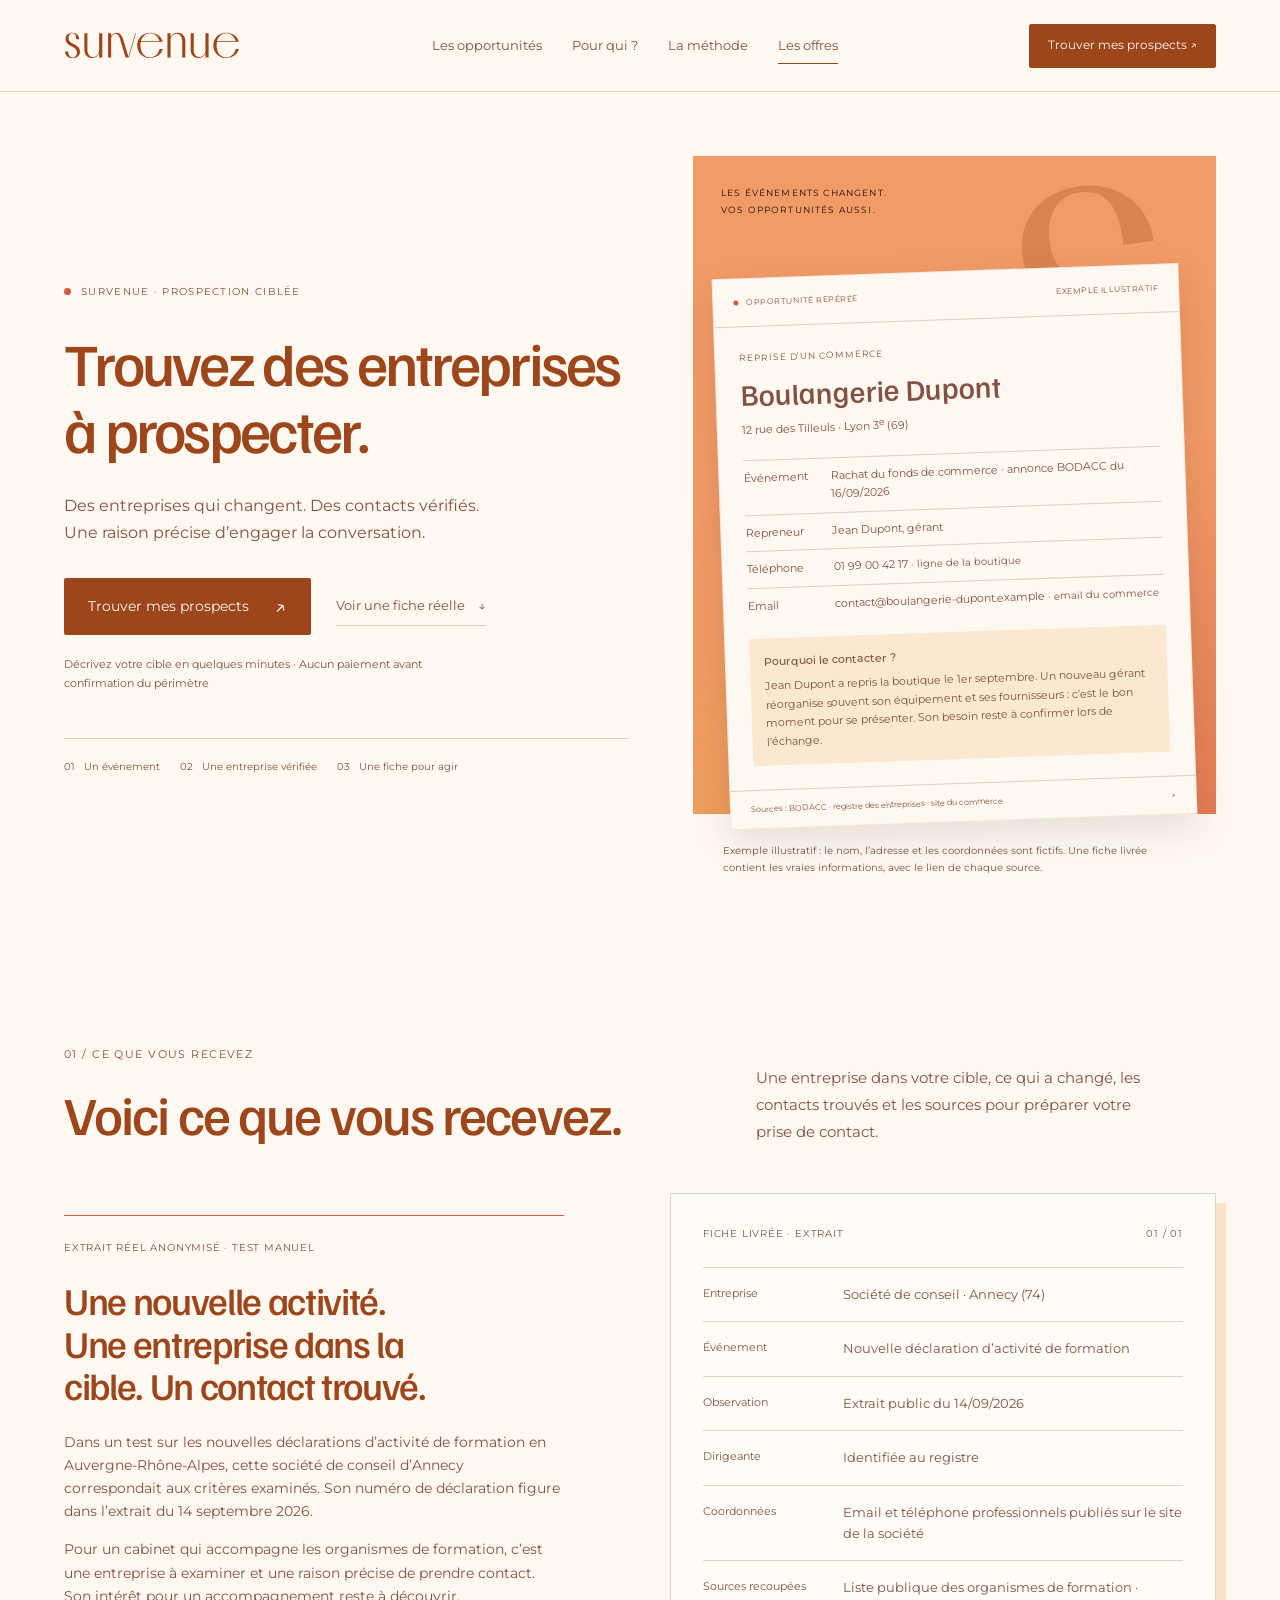
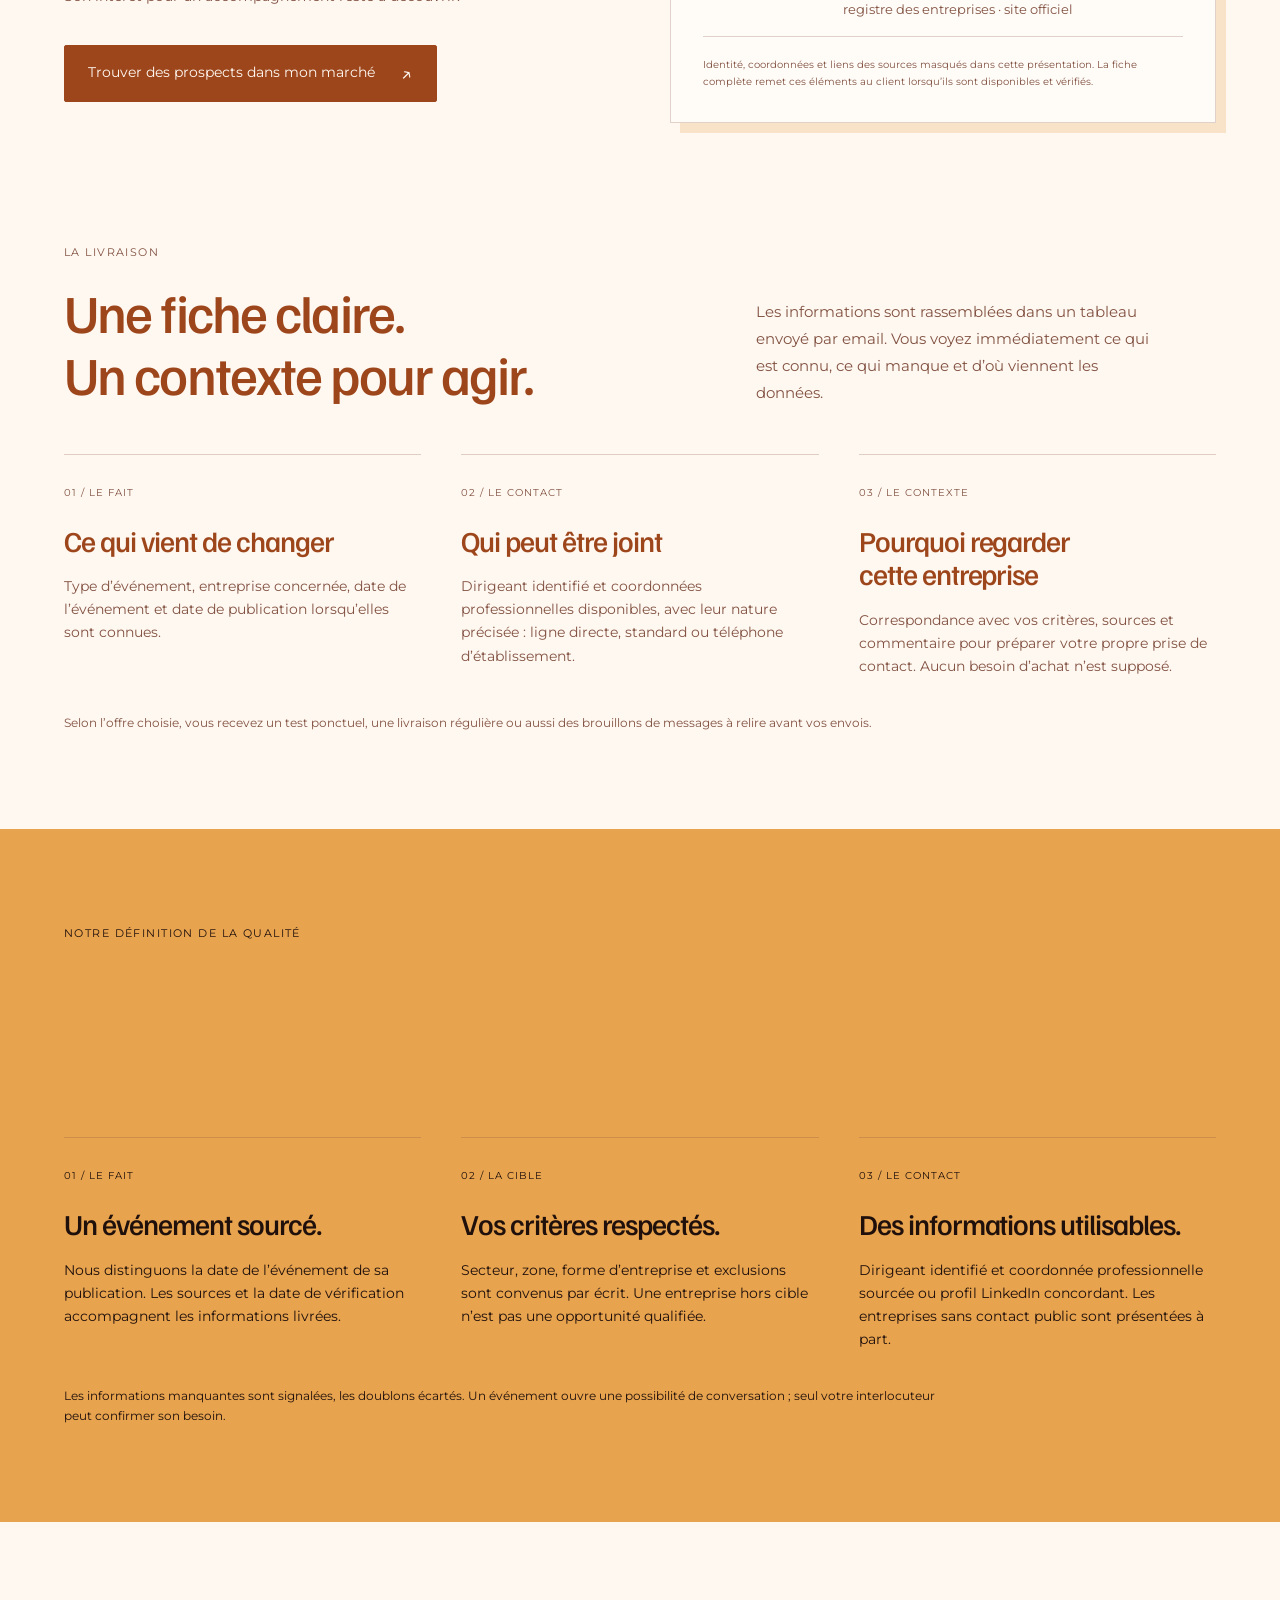
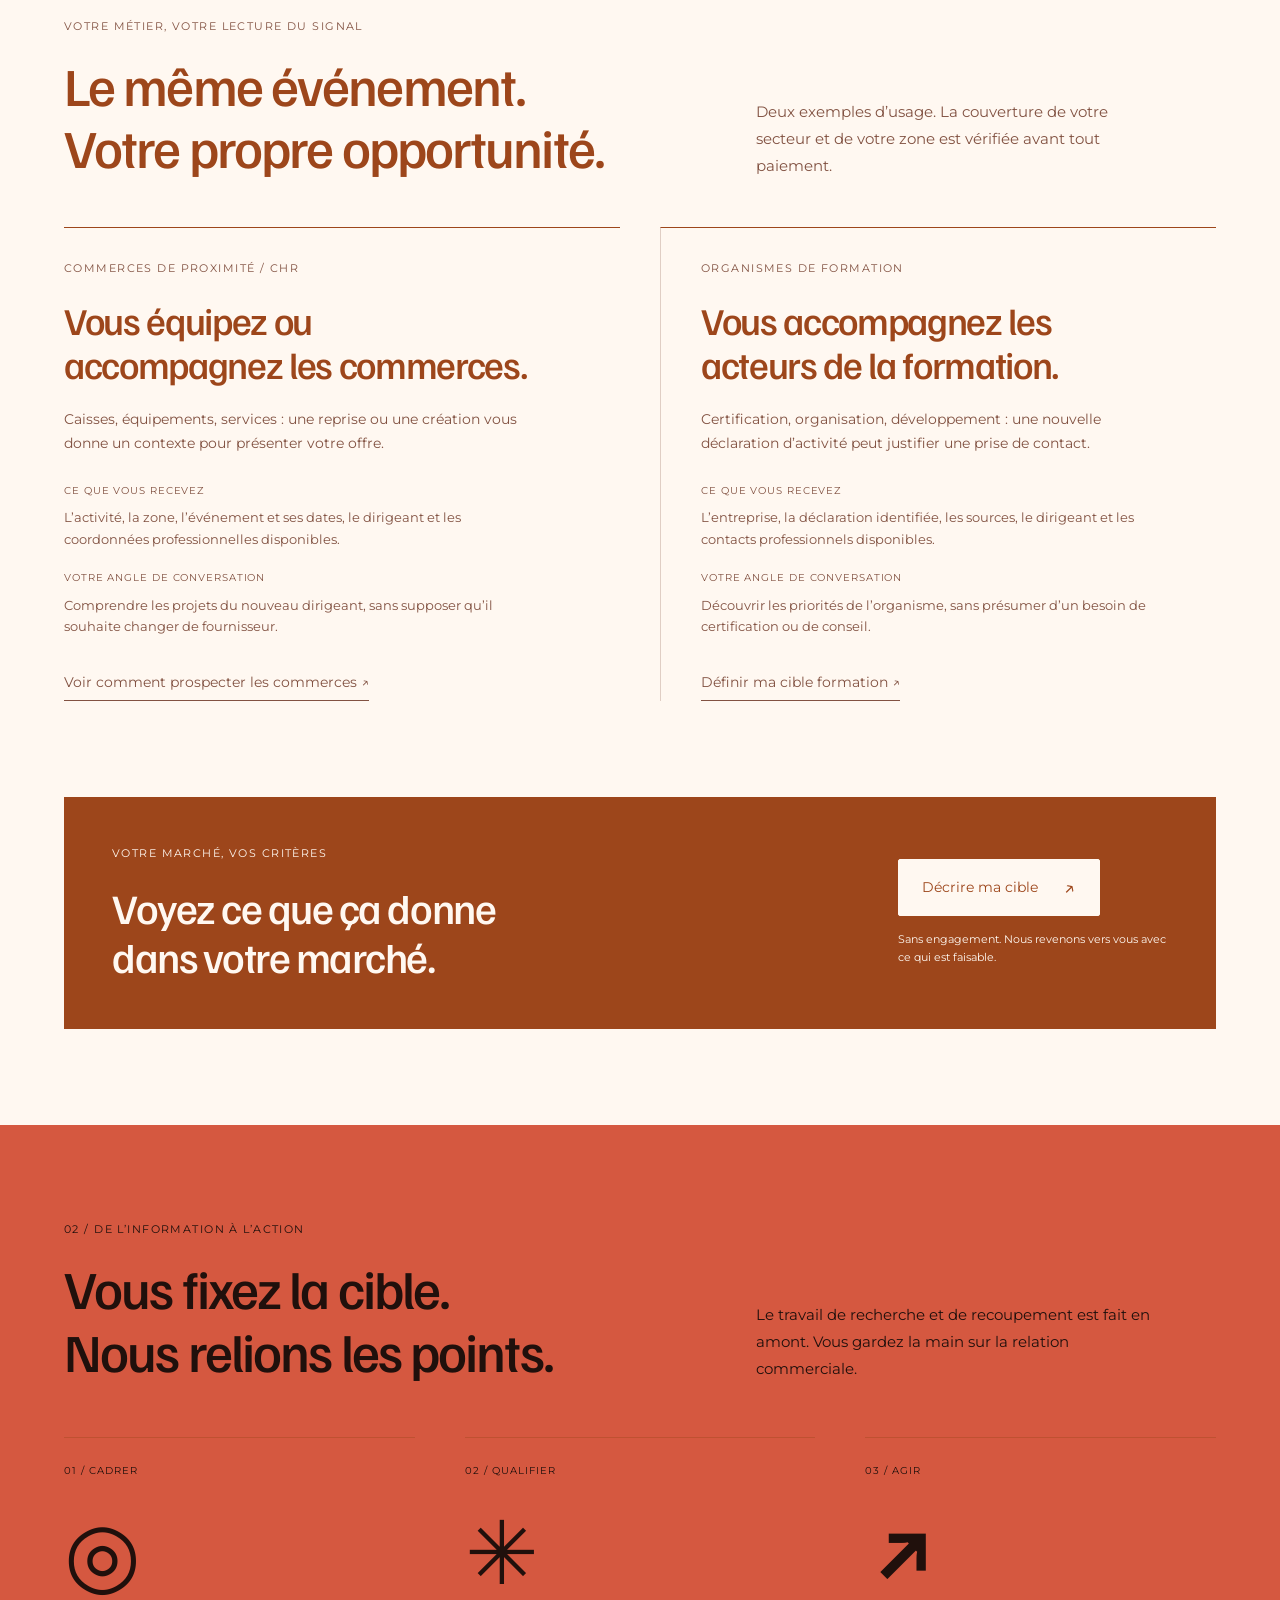
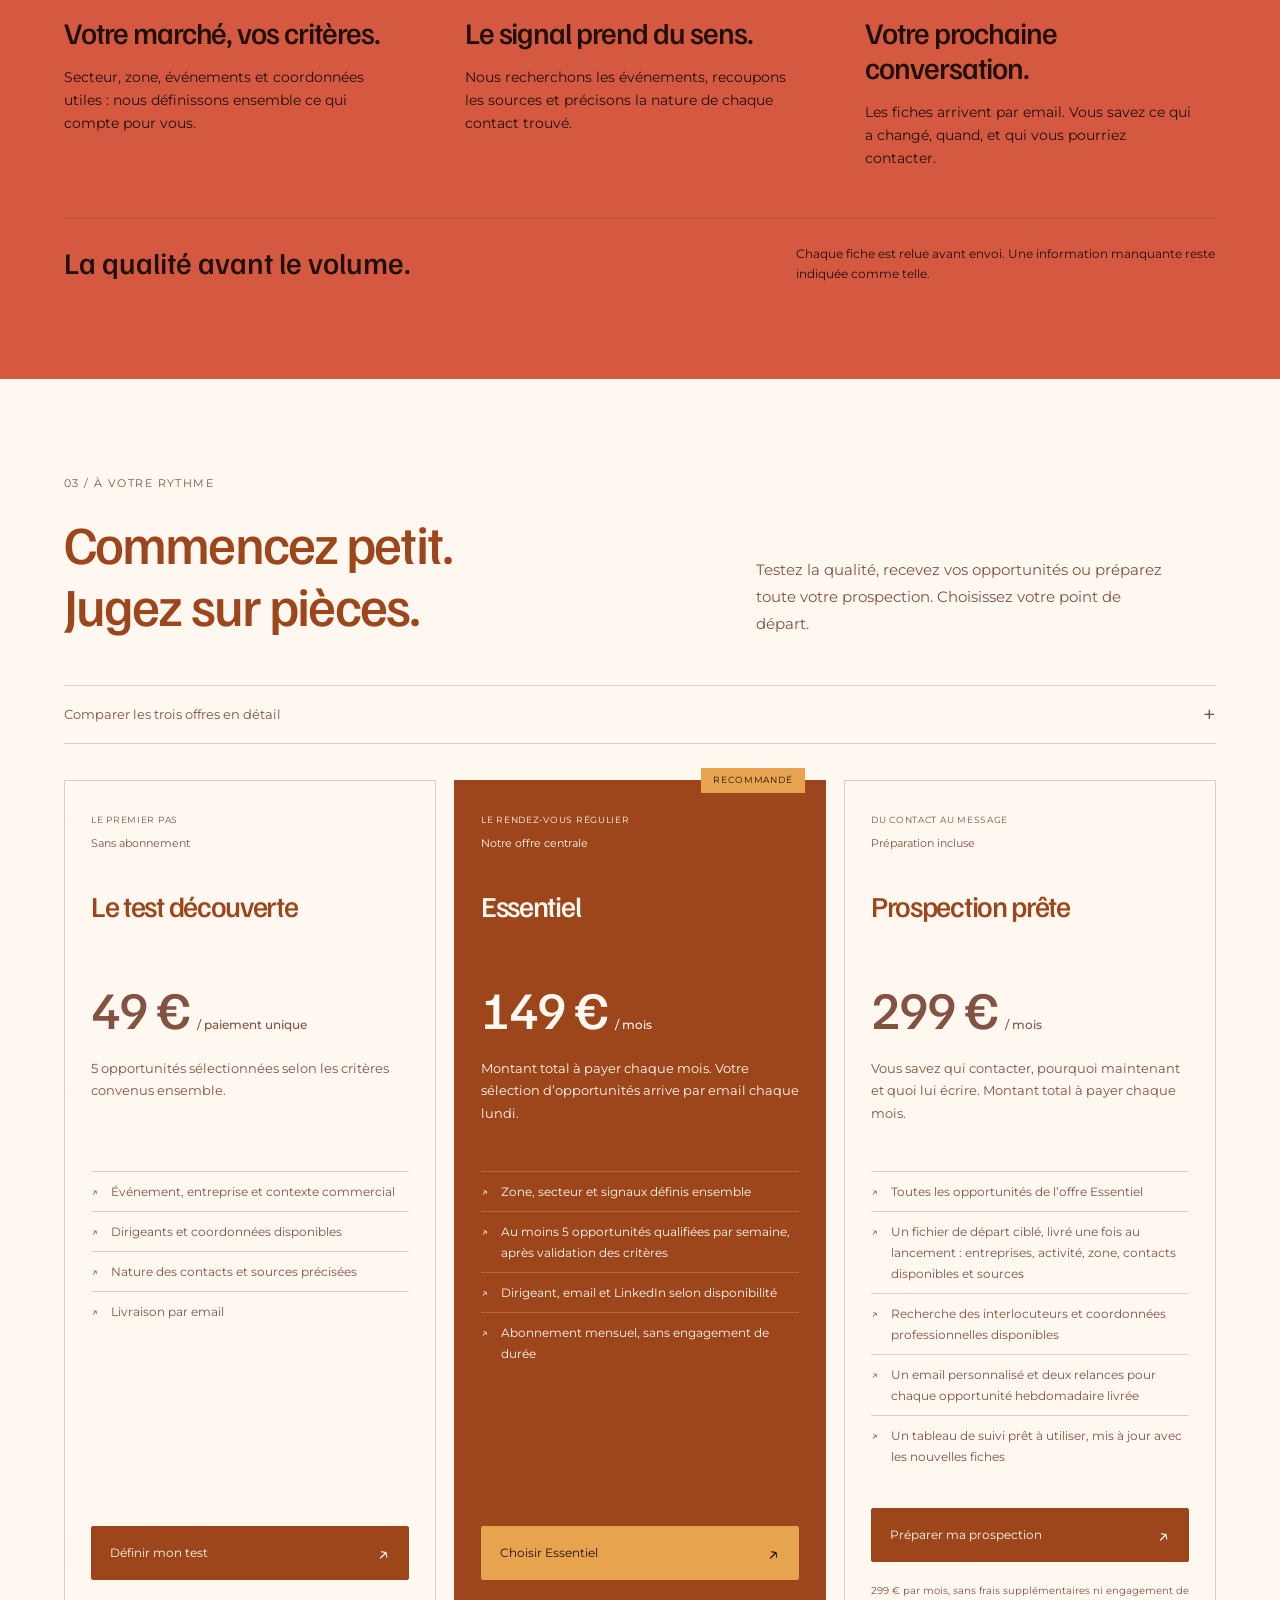
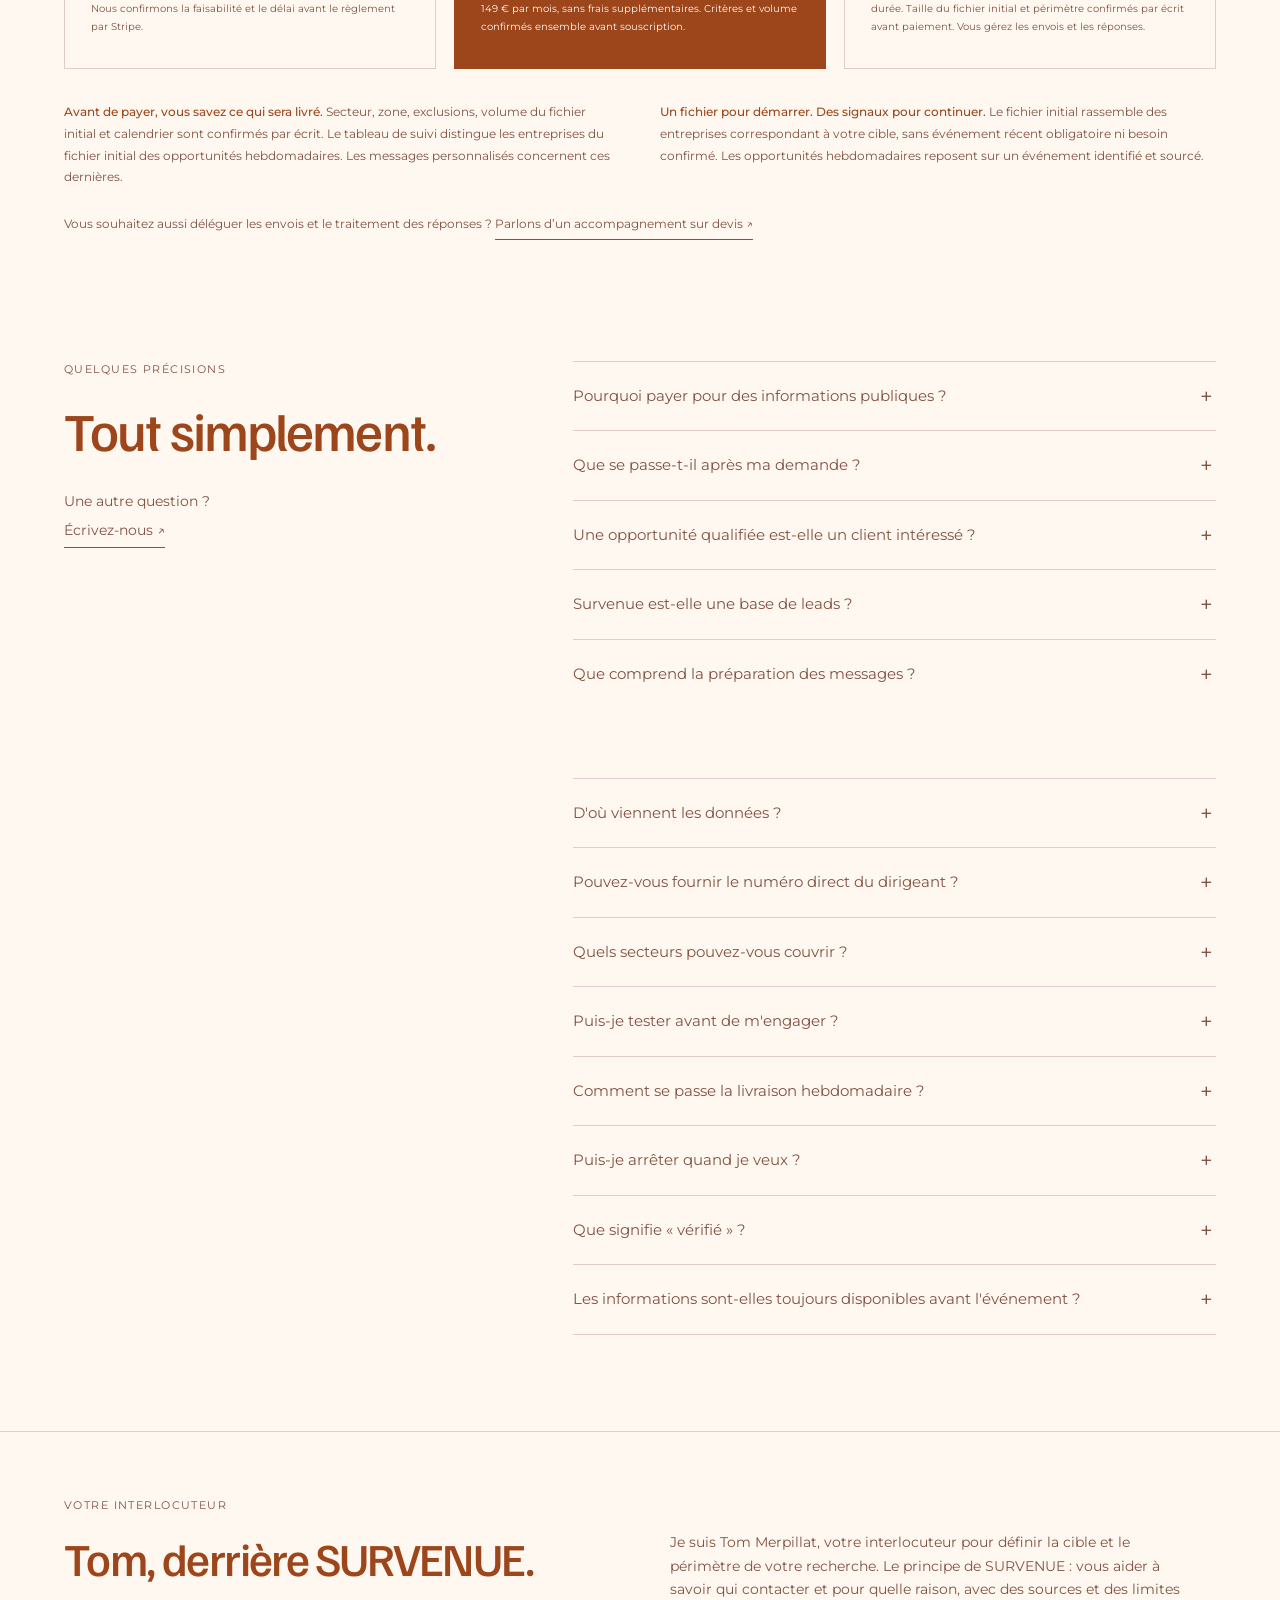
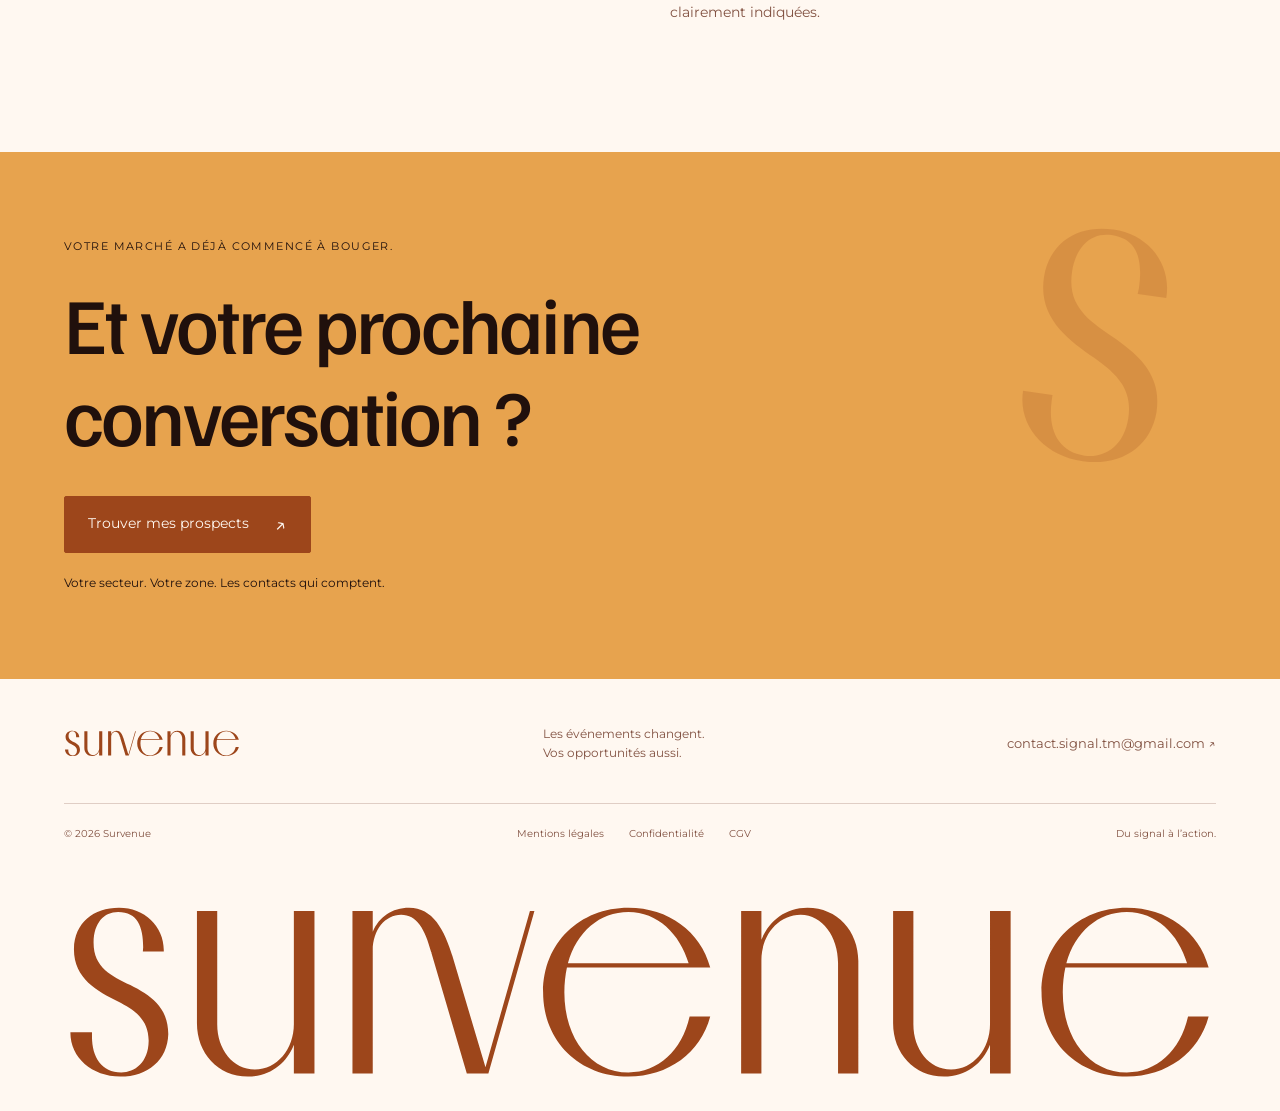
<file: index.html>
<!DOCTYPE html>
<html lang="fr" class="no-js">
<head>
  <meta charset="utf-8">
  <meta name="viewport" content="width=device-width, initial-scale=1">
  <title>SURVENUE — Des entreprises à prospecter, une raison de les contacter</title>
  <meta name="description" content="SURVENUE trouve des entreprises à prospecter grâce aux reprises, créations et autres changements. Recevez le contexte, les sources et les contacts professionnels disponibles.">
  <link rel="canonical" href="https://survenue.com/">
  <script type="application/ld+json">
  {"@context":"https://schema.org","@type":"WebSite","name":"SURVENUE","url":"https://survenue.com/","inLanguage":"fr-FR"}
  </script>
  <meta property="og:type" content="website">
  <meta property="og:url" content="https://survenue.com/">
  <meta property="og:title" content="SURVENUE — Des entreprises à prospecter, une raison de les contacter">
  <meta property="og:description" content="SURVENUE repère les entreprises qui changent dans votre marché et recherche les contacts professionnels disponibles pour votre prospection.">
  <meta property="og:locale" content="fr_FR">
  <meta property="og:site_name" content="Survenue">
  <meta property="og:image" content="https://survenue.com/og-image.jpg">
  <meta property="og:image:width" content="1200">
  <meta property="og:image:height" content="630">
  <meta property="og:image:alt" content="SURVENUE — Détectez les événements qui créent des opportunités commerciales">
  <meta name="twitter:card" content="summary_large_image">
  <meta name="theme-color" content="#FFF8F1">
  <link rel="icon" href="favicon.svg" type="image/svg+xml">
  <link rel="preload" href="assets/fonts/FamiljenGrotesk-Medium.ttf" as="font" type="font/ttf" crossorigin>
  <link rel="preload" href="assets/fonts/Montserrat-Regular.ttf" as="font" type="font/ttf" crossorigin>
  <link rel="stylesheet" href="identity-1.css?v=20261016-palette1">
</head>
<body class="redesign">
<a class="skip" href="#hero">Aller au contenu</a>
<header class="new-nav">
<a class="new-brand" href="#hero" aria-label="Survenue, accueil"><img src="assets/logo-brown.svg" width="200" height="32" alt="Survenue"></a>
<nav id="navigation" aria-label="Navigation principale">
<a href="#exemple">Les opportunités</a>
<a href="#metiers">Pour qui ?</a>
<a href="#comment">La méthode</a>
<a href="#offres">Les offres</a>
</nav>
<a class="action nav-action" href="criteres.html">Trouver mes prospects ↗</a>
<span class="sv-progress" aria-hidden="true"></span>
<button class="menu" aria-label="Ouvrir le menu" aria-expanded="false" aria-controls="navigation">Menu +</button>
</header>
<main>
<section id="hero" class="clarity-hero">
  <div class="clarity-hero__grain" aria-hidden="true"></div>
  <div class="clarity-hero__inner wrap">
    <div class="clarity-hero__copy">
      <p class="clarity-eyebrow"><span class="clarity-dot" aria-hidden="true"></span> SURVENUE · PROSPECTION CIBLÉE</p>
      <h1>Trouvez des entreprises<br> <em>à prospecter.</em></h1>
      <p class="identity-intro">Des entreprises qui changent. Des contacts vérifiés.<br> Une raison précise d’engager la conversation.</p>
      <div class="clarity-hero__actions"><a class="action clarity-primary" href="criteres.html">Trouver mes prospects <span aria-hidden="true">↗</span></a><a class="clarity-secondary" href="#exemple">Voir une fiche réelle <span aria-hidden="true">↓</span></a></div>
      <p class="clarity-hero__note">Décrivez votre cible en quelques minutes · Aucun paiement avant confirmation du périmètre</p>
      <div class="clarity-hero__steps"><span>01 <strong>Un événement</strong></span><span>02 <strong>Une entreprise vérifiée</strong></span><span>03 <strong>Une fiche pour agir</strong></span></div>
    </div>
    <div class="clarity-hero__visual" role="group" aria-label="Exemple illustratif d'une fiche SURVENUE, avec des données fictives" data-nosnippet>
      <div class="identity-art" aria-hidden="true"><img src="assets/monogram.svg" alt="" width="52" height="81"><span>LES ÉVÉNEMENTS CHANGENT.<br>VOS OPPORTUNITÉS AUSSI.</span></div>
      <div class="clarity-card"><span class="sv-scan" aria-hidden="true"></span>
        <div class="clarity-card__top"><span><i aria-hidden="true"></i> OPPORTUNITÉ REPÉRÉE</span><span>EXEMPLE ILLUSTRATIF</span></div>
        <div class="clarity-card__body"><p class="clarity-card__label">REPRISE D’UN COMMERCE</p><p class="clarity-card__name">Boulangerie Dupont</p><p class="clarity-card__company">12 rue des Tilleuls · Lyon 3<sup>e</sup> (69)</p>
          <dl><div><dt>Événement</dt><dd>Rachat du fonds de commerce · annonce BODACC du 16/09/2026</dd></div><div><dt>Repreneur</dt><dd>Jean Dupont, gérant</dd></div><div><dt>Téléphone</dt><dd>01 99 00 42 17 <small>· ligne de la boutique</small></dd></div><div><dt>Email</dt><dd>contact@boulangerie-dupont.example <small>· email du commerce</small></dd></div></dl>
          <p class="clarity-card__context"><strong>Pourquoi le contacter ?</strong> Jean Dupont a repris la boutique le 1er septembre. Un nouveau gérant réorganise souvent son équipement et ses fournisseurs : c’est le bon moment pour se présenter. Son besoin reste à confirmer lors de l’échange.</p>
        </div>
        <div class="clarity-card__footer"><span>Sources : BODACC · registre des entreprises · site du commerce</span><span aria-hidden="true">↗</span></div>
      </div>
      <p class="clarity-hero__caption">Exemple illustratif : le nom, l’adresse et les coordonnées sont fictifs. Une fiche livrée contient les vraies informations, avec le lien de chaque source.</p>
    </div>
  </div>
</section>
<section id="exemple" class="new-section wrap">
<div class="heading">
<div>
<p class="label">01 / Ce que vous recevez</p>
<h2>Voici ce que vous recevez.</h2>
</div>
<p>Une entreprise dans votre cible, ce qui a changé, les contacts trouvés et les sources pour préparer votre prise de contact.</p>
</div>
<div class="real-example">
  <div class="real-example__intro">
    <p class="real-example__eyebrow">EXTRAIT RÉEL ANONYMISÉ · TEST MANUEL</p>
    <h3>Une nouvelle activité. Une entreprise dans la cible. Un contact trouvé.</h3>
    <p>Dans un test sur les nouvelles déclarations d’activité de formation en Auvergne-Rhône-Alpes, cette société de conseil d’Annecy correspondait aux critères examinés. Son numéro de déclaration figure dans l’extrait du 14 septembre 2026.</p>
    <p>Pour un cabinet qui accompagne les organismes de formation, c’est une entreprise à examiner et une raison précise de prendre contact. Son intérêt pour un accompagnement reste à découvrir.</p>
    <a class="action clarity-primary" href="criteres.html">Trouver des prospects dans mon marché <span aria-hidden="true">↗</span></a>
  </div>
  <div class="real-example__sheet">
    <div class="real-example__sheet-head"><span>FICHE LIVRÉE · EXTRAIT</span><span>01 / 01</span></div>
    <dl><div><dt>Entreprise</dt><dd>Société de conseil · Annecy (74)</dd></div><div><dt>Événement</dt><dd>Nouvelle déclaration d’activité de formation</dd></div><div><dt>Observation</dt><dd>Extrait public du 14/09/2026</dd></div><div><dt>Dirigeante</dt><dd>Identifiée au registre</dd></div><div><dt>Coordonnées</dt><dd>Email et téléphone professionnels publiés sur le site de la société</dd></div><div><dt>Sources recoupées</dt><dd>Liste publique des organismes de formation · registre des entreprises · site officiel</dd></div></dl>
    <p>Identité, coordonnées et liens des sources masqués dans cette présentation. La fiche complète remet ces éléments au client lorsqu’ils sont disponibles et vérifiés.</p>
  </div>
</div>

</section>
<section class="delivery wrap" id="livraison" aria-labelledby="delivery-title">
  <div class="heading"><div><p class="label">La livraison</p><h2 id="delivery-title">Une fiche claire.<br><em>Un contexte pour agir.</em></h2></div><p>Les informations sont rassemblées dans un tableau envoyé par email. Vous voyez immédiatement ce qui est connu, ce qui manque et d’où viennent les données.</p></div>
  <div class="delivery-summary">
    <article><span>01 / LE FAIT</span><h3>Ce qui vient de changer</h3><p>Type d’événement, entreprise concernée, date de l’événement et date de publication lorsqu’elles sont connues.</p></article>
    <article><span>02 / LE CONTACT</span><h3>Qui peut être joint</h3><p>Dirigeant identifié et coordonnées professionnelles disponibles, avec leur nature précisée : ligne directe, standard ou téléphone d’établissement.</p></article>
    <article><span>03 / LE CONTEXTE</span><h3>Pourquoi regarder cette entreprise</h3><p>Correspondance avec vos critères, sources et commentaire pour préparer votre propre prise de contact. Aucun besoin d’achat n’est supposé.</p></article>
  </div>
  <p class="delivery-summary__note">Selon l’offre choisie, vous recevez un test ponctuel, une livraison régulière ou aussi des brouillons de messages à relire avant vos envois.</p>
</section>
<section class="qualification wrap" aria-labelledby="qualification-title">
<p class="label">Notre définition de la qualité</p>
<h2 id="qualification-title">Une piste précise.<br><em>Pas une promesse de vente.</em></h2>
<div class="quality-grid">
<article><span>01 / LE FAIT</span><h3>Un événement sourcé.</h3><p>Nous distinguons la date de l’événement de sa publication. Les sources et la date de vérification accompagnent les informations livrées.</p></article>
<article><span>02 / LA CIBLE</span><h3>Vos critères respectés.</h3><p>Secteur, zone, forme d’entreprise et exclusions sont convenus par écrit. Une entreprise hors cible n’est pas une opportunité qualifiée.</p></article>
<article><span>03 / LE CONTACT</span><h3>Des informations utilisables.</h3><p>Dirigeant identifié et coordonnée professionnelle sourcée ou profil LinkedIn concordant. Les entreprises sans contact public sont présentées à part.</p></article>
</div>
<p class="quality-note">Les informations manquantes sont signalées, les doublons écartés. Un événement ouvre une possibilité de conversation ; seul votre interlocuteur peut confirmer son besoin.</p>
</section>
<section class="new-section wrap audience" id="metiers">
<div class="heading"><div><p class="label">Votre métier, votre lecture du signal</p><h2>Le même événement.<br><em>Votre propre opportunité.</em></h2></div><p>Deux exemples d’usage. La couverture de votre secteur et de votre zone est vérifiée avant tout paiement.</p></div>
<div class="audience-grid">
<article><p class="label">Commerces de proximité / CHR</p><h3>Vous équipez ou accompagnez les commerces.</h3><p>Caisses, équipements, services : une reprise ou une création vous donne un contexte pour présenter votre offre.</p><dl><dt>Ce que vous recevez</dt><dd>L’activité, la zone, l’événement et ses dates, le dirigeant et les coordonnées professionnelles disponibles.</dd><dt>Votre angle de conversation</dt><dd>Comprendre les projets du nouveau dirigeant, sans supposer qu’il souhaite changer de fournisseur.</dd></dl><a class="text-link" href="prospection-commerces.html">Voir comment prospecter les commerces ↗</a></article>
<article><p class="label">Organismes de formation</p><h3>Vous accompagnez les acteurs de la formation.</h3><p>Certification, organisation, développement : une nouvelle déclaration d’activité peut justifier une prise de contact.</p><dl><dt>Ce que vous recevez</dt><dd>L’entreprise, la déclaration identifiée, les sources, le dirigeant et les contacts professionnels disponibles.</dd><dt>Votre angle de conversation</dt><dd>Découvrir les priorités de l’organisme, sans présumer d’un besoin de certification ou de conseil.</dd></dl><a class="text-link" href="criteres.html?metier=formation">Définir ma cible formation ↗</a></article>
</div>
</section>
<section class="sv-cta-band wrap" aria-labelledby="cta-band-title">
  <div class="sv-cta-band__inner">
    <div><p class="label">Votre marché, vos critères</p><h2 id="cta-band-title">Voyez ce que ça donne<br><em>dans votre marché.</em></h2></div>
    <div class="sv-cta-band__actions"><a class="action" href="criteres.html">Décrire ma cible <span aria-hidden="true">↗</span></a><small>Sans engagement. Nous revenons vers vous avec ce qui est faisable.</small></div>
  </div>
</section>
<section class="method" id="comment">
<div class="wrap">
<div class="heading">
<div>
<p class="label">02 / De l’information à l’action</p>
<h2>Vous fixez la cible.<br>Nous relions <em>les points.</em>
</h2>
</div>
<p>Le travail de recherche et de recoupement est fait en amont. Vous gardez la main sur la relation commerciale.</p>
</div>
<div class="steps">
<article>
<span>01 / CADRER</span>
<div aria-hidden="true">◎</div>
<h3>Votre marché, vos critères.</h3>
<p>Secteur, zone, événements et coordonnées utiles : nous définissons ensemble ce qui compte pour vous.</p>
</article>
<article>
<span>02 / QUALIFIER</span>
<div aria-hidden="true">✳</div>
<h3>Le signal prend du sens.</h3>
<p>Nous recherchons les événements, recoupons les sources et précisons la nature de chaque contact trouvé.</p>
</article>
<article>
<span>03 / AGIR</span>
<div aria-hidden="true">↗</div>
<h3>Votre prochaine conversation.</h3>
<p>Les fiches arrivent par email. Vous savez ce qui a changé, quand, et qui vous pourriez contacter.</p>
</article>
</div>
<div class="method-foot">
<span>La qualité avant le volume.</span>
<p>Chaque fiche est relue avant envoi. Une information manquante reste indiquée comme telle.</p>
</div>
</div>
</section>
<section id="offres" class="new-section wrap">
<div class="heading">
<div>
<p class="label">03 / À votre rythme</p>
<h2>Commencez petit.<br>
<em>Jugez sur pièces.</em>
</h2>
</div>
<p>Testez la qualité, recevez vos opportunités ou préparez toute votre prospection. Choisissez votre point de départ.</p>
</div>
<details class="offer-comparison-details"><summary>Comparer les trois offres en détail</summary><div class="table-scroll offer-comparison" role="region" aria-label="Comparer les offres" tabindex="0"><table><caption>Choisissez le travail que vous souhaitez nous confier</caption><thead><tr><th scope="col">Ce que vous recevez</th><th scope="col">Test · 49 €</th><th scope="col">Essentiel · 149 €/mois</th><th scope="col">Prospection prête · 299 €/mois</th></tr></thead><tbody><tr><th scope="row">Opportunités qualifiées</th><td>5, une seule fois</td><td>Minimum 5 par semaine*</td><td>Minimum 5 par semaine*</td></tr><tr><th scope="row">Fichier initial ciblé</th><td>Non inclus</td><td>Non inclus</td><td>Une fois au lancement*</td></tr><tr><th scope="row">Email + 2 relances préparés</th><td>Non inclus</td><td>Non inclus</td><td>Par opportunité hebdomadaire</td></tr><tr><th scope="row">Envoi des messages</th><td>Par vous</td><td>Par vous</td><td>Par vous</td></tr></tbody></table><p>* Après validation écrite des critères. Taille du fichier initial et calendrier convenus avant paiement. Montants totaux à payer.</p></div></details>
<div class="new-pricing">
<article class="offer">
<div class="offer-top">
<span>LE PREMIER PAS</span>
<small>Sans abonnement</small>
</div>
<h3>Le test découverte</h3>
<p class="amount">49 € <span>/ paiement unique</span>
</p>
<p>5 opportunités sélectionnées selon les critères convenus ensemble.</p>
<ul>
<li>Événement, entreprise et contexte commercial</li>
<li>Dirigeants et coordonnées disponibles</li>
<li>Nature des contacts et sources précisées</li>
<li>Livraison par email</li>
</ul>
<a class="action dark" href="criteres.html?offre=Test">Définir mon test <span>↗</span>
</a>
<small>Nous confirmons la faisabilité et le délai avant le règlement par Stripe.</small>
</article>
<article class="offer recurring featured">
<span class="sv-ribbon">RECOMMANDÉ</span>
<div class="offer-top">
<span>LE RENDEZ-VOUS RÉGULIER</span>
<small>Notre offre centrale</small>
</div>
<h3>Essentiel</h3>
<p class="amount">149 € <span>/ mois</span>
</p>
<p>Montant total à payer chaque mois. Votre sélection d’opportunités arrive par email chaque lundi.</p>
<ul>
<li>Zone, secteur et signaux définis ensemble</li>
<li>Au moins 5 opportunités qualifiées par semaine, après validation des critères</li>
<li>Dirigeant, email et LinkedIn selon disponibilité</li>
<li>Abonnement mensuel, sans engagement de durée</li>
</ul>
<a class="action" href="criteres.html?offre=Essentiel">Choisir Essentiel <span>↗</span>
</a>
<small>149 € par mois, sans frais supplémentaires. Critères et volume confirmés ensemble avant souscription.</small>
</article>
<article class="offer premium">
<div class="offer-top"><span>DU CONTACT AU MESSAGE</span><small>Préparation incluse</small></div>
<h3>Prospection prête</h3>
<p class="amount">299 € <span>/ mois</span></p>
<p>Vous savez qui contacter, pourquoi maintenant et quoi lui écrire. Montant total à payer chaque mois.</p>
<ul>
<li>Toutes les opportunités de l’offre Essentiel</li>
<li>Un fichier de départ ciblé, livré une fois au lancement : entreprises, activité, zone, contacts disponibles et sources</li>
<li>Recherche des interlocuteurs et coordonnées professionnelles disponibles</li>
<li>Un email personnalisé et deux relances pour chaque opportunité hebdomadaire livrée</li>
<li>Un tableau de suivi prêt à utiliser, mis à jour avec les nouvelles fiches</li>
</ul>
<a class="action" href="criteres.html?offre=Prospection%20pr%C3%AAte">Préparer ma prospection <span>↗</span></a>
<small>299 € par mois, sans frais supplémentaires ni engagement de durée. Taille du fichier initial et périmètre confirmés par écrit avant paiement. Vous gérez les envois et les réponses.</small>
</article>
</div>
<div class="pricing-note"><p><strong>Avant de payer, vous savez ce qui sera livré.</strong> Secteur, zone, exclusions, volume du fichier initial et calendrier sont confirmés par écrit. Le tableau de suivi distingue les entreprises du fichier initial des opportunités hebdomadaires. Les messages personnalisés concernent ces dernières.</p><p><strong>Un fichier pour démarrer. Des signaux pour continuer.</strong> Le fichier initial rassemble des entreprises correspondant à votre cible, sans événement récent obligatoire ni besoin confirmé. Les opportunités hebdomadaires reposent sur un événement identifié et sourcé.</p><p>Vous souhaitez aussi déléguer les envois et le traitement des réponses ? <a class="text-link" href="mailto:contact.signal.tm@gmail.com?subject=Survenue%20%E2%80%94%20prospection%20d%C3%A9l%C3%A9gu%C3%A9e">Parlons d’un accompagnement sur devis ↗</a></p></div>
</section>
<section class="new-faq wrap" id="faq">
<div>
<p class="label">Quelques précisions</p>
<h2>Tout simplement.</h2>
<p>Une autre question ?<br>
<a class="text-link" href="mailto:contact.signal.tm@gmail.com">Écrivez-nous ↗</a>
</p>
</div>    <div class="faq"><details><summary>Pourquoi payer pour des informations publiques ?</summary><p>Vous payez le travail de recherche, de recoupement et de sélection selon vos critères : écarter les entreprises hors cible et les doublons, identifier les contacts disponibles, puis rassembler le contexte et les sources dans une fiche utilisable. Prospection prête ajoute la préparation des messages et du tableau de suivi.</p></details>
      <details><summary>Que se passe-t-il après ma demande ?</summary><p>Votre demande nous parvient directement depuis le formulaire. Nous étudions votre cible puis échangeons avec vous pour confirmer la faisabilité, les livrables et le calendrier. Vous recevez le lien de paiement seulement après ce cadrage.</p></details>
      <details><summary>Une opportunité qualifiée est-elle un client intéressé ?</summary><p>Non. C’est une entreprise correspondant à vos critères, associée à un événement sourcé, avec un dirigeant identifié et une coordonnée professionnelle disponible ou un profil LinkedIn concordant. Son intérêt pour votre offre reste à vérifier lors de votre échange. Aucun rendez-vous ni vente n’est garanti.</p></details>
      <details>
        <summary>Survenue est-elle une base de leads ?</summary>
        <p>Le cœur du service repose sur des événements commerciaux publics, qualifiés et contextualisés. L’offre Prospection prête ajoute un fichier de départ d’entreprises correspondant à votre cible, distinct des nouvelles opportunités détectées chaque semaine.</p>
      </details>
      <details>
        <summary>Que comprend la préparation des messages ?</summary>
        <p>Pour chaque opportunité hebdomadaire livrée dans l’offre Prospection prête, nous préparons un premier email personnalisé et deux relances à partir de votre offre et du contexte disponible. Vous relisez les messages, choisissez les destinataires et gérez les envois, les réponses et les oppositions. Aucun envoi automatique n’est inclus.</p>
      </details>
      <details>
        <summary>Comment est défini le fichier de départ ?</summary>
        <p>Nous convenons par écrit de sa taille, de la zone, du secteur et des exclusions avant le paiement. Il est livré une seule fois au lancement, avec les sources, les dates de vérification et les coordonnées disponibles. Il ne garantit ni un besoin d’achat ni un contact direct avec le décideur. Les critères et le délai de première livraison sont confirmés avant souscription.</p>
      </details>
      <details>
        <summary>D'où viennent les données ?</summary>
        <p>Nous travaillons à partir de sources publiques et recoupons les informations disponibles. Chaque opportunité indique ses sources.</p>
      </details>
      <details>
        <summary>Pouvez-vous fournir le numéro direct du dirigeant ?</summary>
        <p>Uniquement lorsqu'une coordonnée professionnelle est publiquement disponible et identifiable. Lorsqu'il s'agit d'un téléphone d'établissement, nous le précisons.</p>
      </details>
      <details>
        <summary>Quels secteurs pouvez-vous couvrir ?</summary>
        <p>Les signaux sont définis selon votre activité, votre cible et votre zone géographique.</p>
      </details>
      <details>
        <summary>Puis-je tester avant de m'engager ?</summary>
        <p>Oui. Le test comprend 5 opportunités pour 49 €, sans engagement.</p>
      </details>
      <details>
        <summary>Comment se passe la livraison hebdomadaire ?</summary>
        <p>Nous définissons ensemble vos critères (zone, secteur, type de société, événements). Chaque lundi, vous recevez par email un tableau des sociétés qualifiées de la semaine, avec pour chacune le dirigeant, les coordonnées trouvées et leur nature, et les sources. Les sociétés identifiées sans contact public sont transmises à part.</p>
      </details>
      <details>
        <summary>Puis-je arrêter quand je veux ?</summary>
        <p>Oui. Le service hebdomadaire est sans engagement : vous pouvez l'arrêter à tout moment pour la période suivante.</p>
      </details>
      <details>
        <summary>Que signifie « vérifié » ?</summary>
        <p>Qu'une information a été lue sur une source publique identifiable — registre officiel, annonce légale, site de la société, annuaire professionnel — et que cette source est indiquée sur la fiche. Nous ne devinons jamais un email ni un numéro ; quand une donnée n'est pas trouvée, la fiche le dit.</p>
      </details>
      <details>
        <summary>Les informations sont-elles toujours disponibles avant l'événement ?</summary>
        <p>Pas nécessairement. Certains signaux sont détectables avant qu'un besoin ne se matérialise, d'autres deviennent visibles publiquement après l'événement. Nous indiquons les dates disponibles afin de rendre ce délai transparent.</p>
      </details>
    </div>
</section>
<section class="founder wrap"><p class="label">Votre interlocuteur</p><h2>Tom, derrière SURVENUE.</h2><p>Je suis Tom Merpillat, votre interlocuteur pour définir la cible et le périmètre de votre recherche. Le principe de SURVENUE : vous aider à savoir qui contacter et pour quelle raison, avec des sources et des limites clairement indiquées.</p><a class="text-link" href="mailto:contact.signal.tm@gmail.com">Échanger avec Tom ↗</a></section>
<section id="contact" class="new-contact">
<div class="wrap">
<p class="label">Votre marché a déjà commencé à bouger.</p>
<h2>Et votre prochaine<br>
<em>conversation ?</em>
</h2>
<a class="action lime" href="criteres.html?offre=%C3%80%20d%C3%A9finir">Trouver mes prospects <span>↗</span>
</a>
<p>Votre secteur. Votre zone. Les contacts qui comptent.</p>
<img class="contact-star" src="assets/monogram.svg" alt="" aria-hidden="true" width="52" height="81">
</div>
</section>
</main>
<footer class="new-footer wrap">
<div>
<a class="new-brand" href="#hero"><img src="assets/logo-brown.svg" width="200" height="32" alt="Survenue"></a>
<p>Les événements changent.<br>Vos opportunités aussi.</p>
<a href="mailto:contact.signal.tm@gmail.com">contact.signal.tm@gmail.com ↗</a>
</div>
<div>
<span>© 2026 Survenue</span>
<nav aria-label="Informations légales">
<a href="mentions-legales.html">Mentions légales</a>
<a href="confidentialite.html">Confidentialité</a>
<a href="cgv.html">CGV</a>
</nav>
<span>Du signal à l’action.</span>
</div>
<div class="footer-wordmark" aria-hidden="true"><img src="assets/logo-brown.svg" alt="" width="1034" height="162"></div></footer>
<a class="mobile-intake" href="criteres.html" hidden><strong>Trouver mes prospects</strong><span aria-hidden="true">↗</span></a>
<script src="main.js?v=20260928b" defer>
</script>
</body>
</html>
</file>
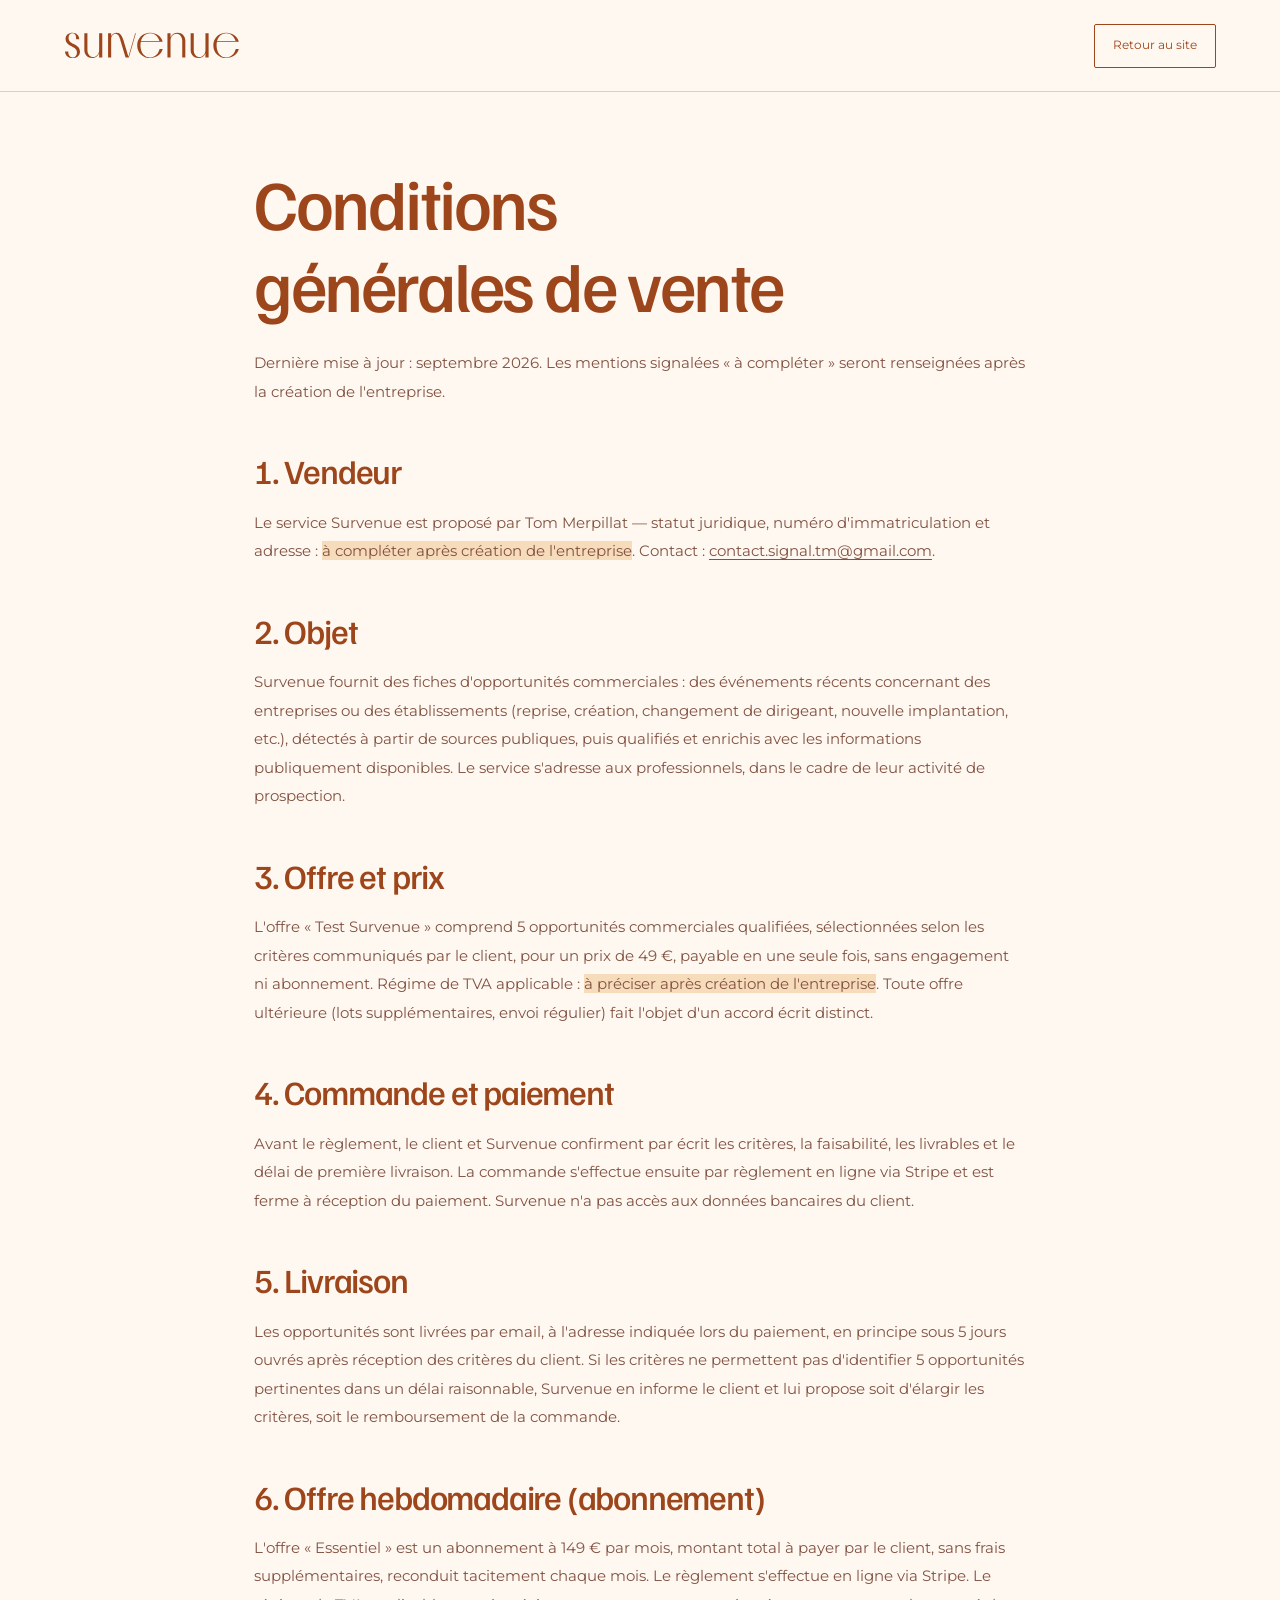
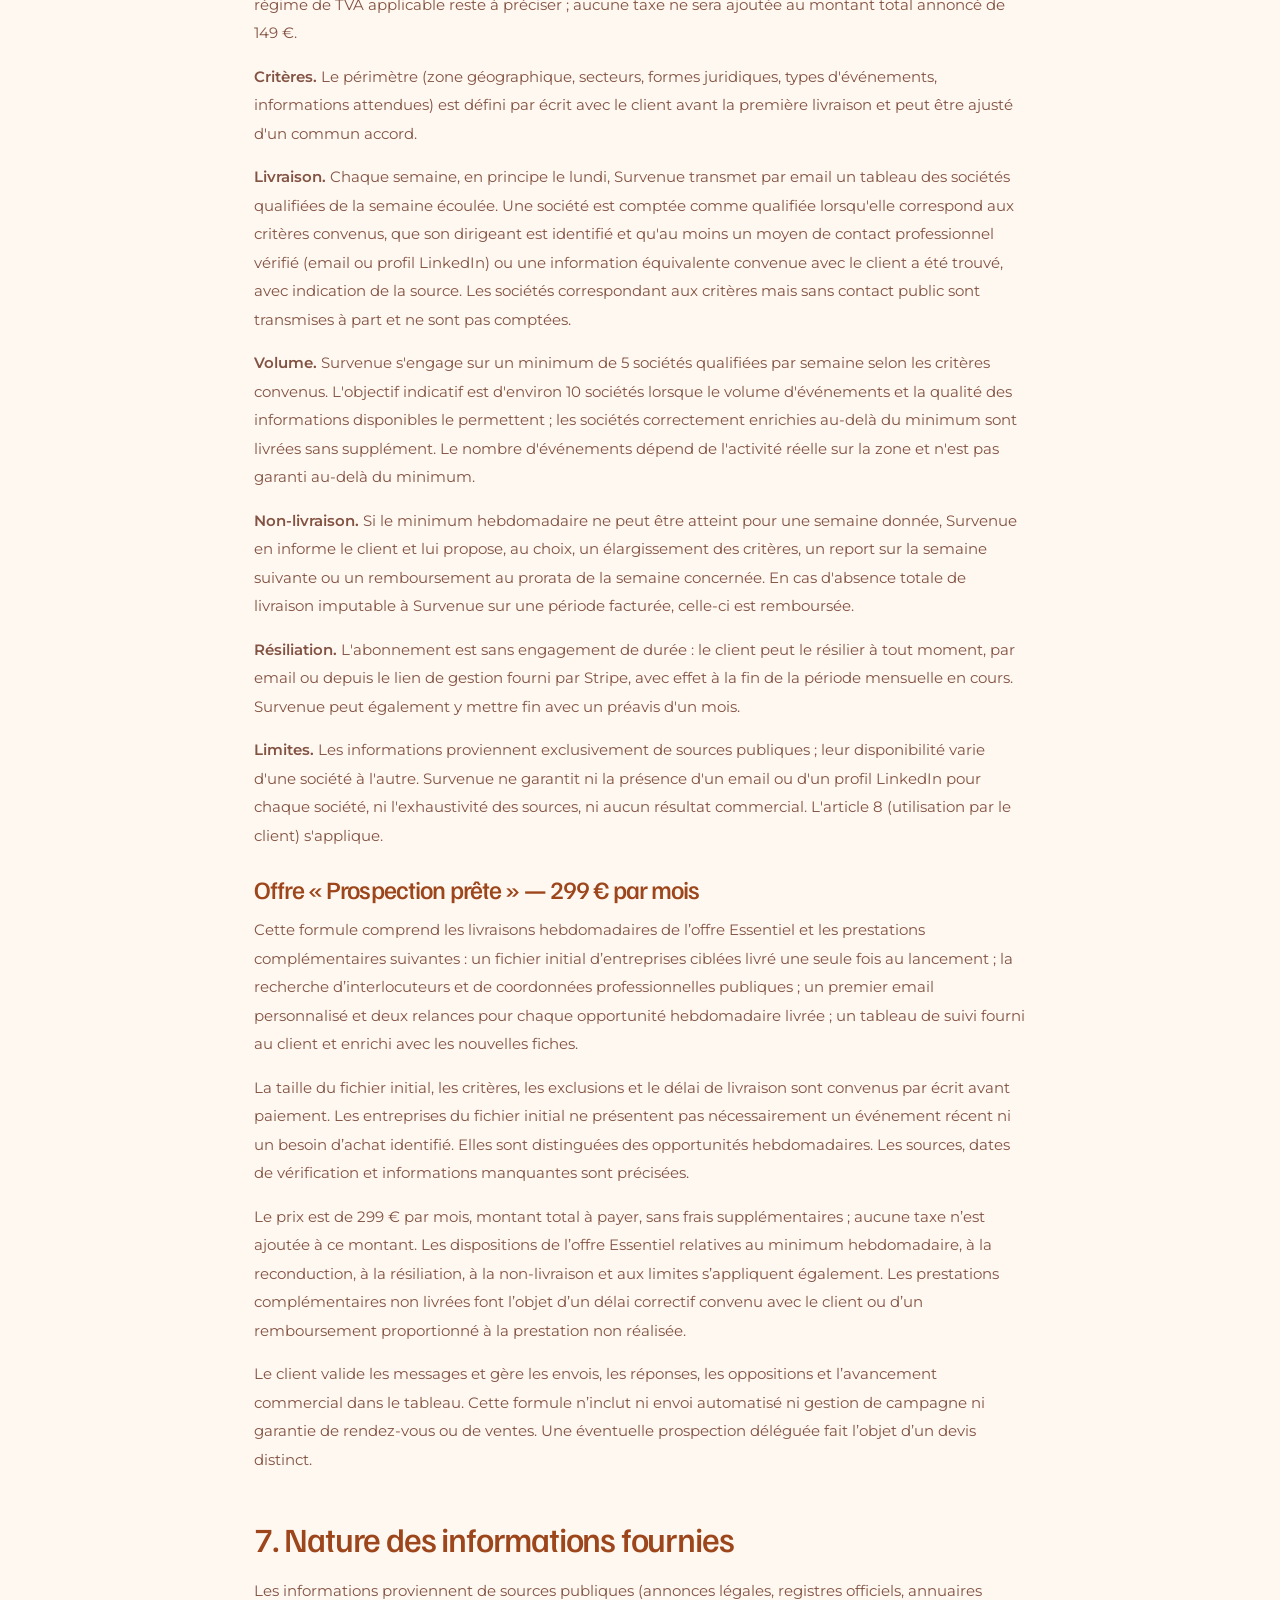
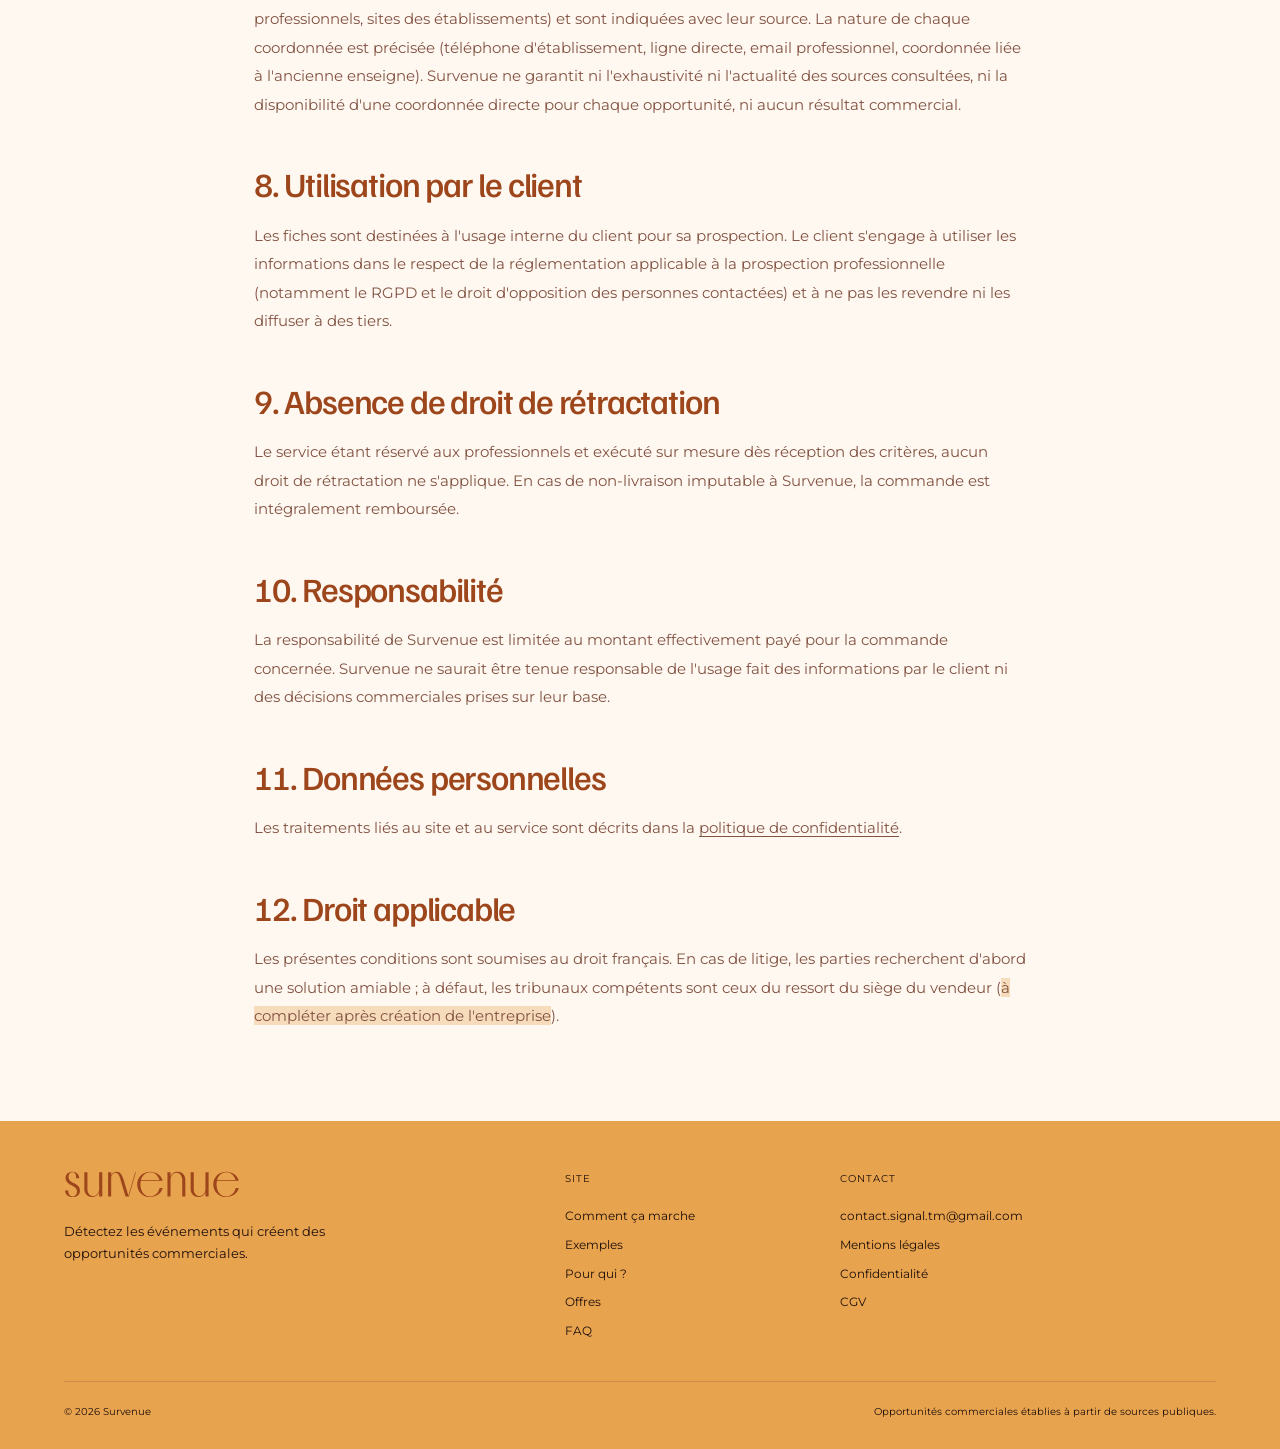
<file: cgv.html>
<!DOCTYPE html>
<html lang="fr" class="no-js">
<head>
  <meta charset="utf-8">
  <meta name="viewport" content="width=device-width, initial-scale=1">
  <title>Conditions générales de vente — Survenue</title>
  <meta name="description" content="Conditions générales de vente du service Survenue.">
  <meta name="robots" content="noindex">
  <link rel="canonical" href="https://survenue.com/cgv.html">
  <link rel="icon" href="favicon.svg" type="image/svg+xml">
  <link rel="preload" href="assets/fonts/FamiljenGrotesk-Medium.ttf" as="font" type="font/ttf" crossorigin>
  <link rel="preload" href="assets/fonts/Montserrat-Regular.ttf" as="font" type="font/ttf" crossorigin>
  <link rel="stylesheet" href="identity-1.css?v=20261016-palette1">
</head>
<body>
<header class="nav is-scrolled" id="nav">
  <div class="container nav__inner">
    <a class="brand" href="index.html" aria-label="Survenue — accueil"><img src="assets/logo-brown.svg" width="200" height="32" alt="Survenue"></a>
    <div class="nav__actions"><a class="btn btn--ghost btn--sm" href="index.html">Retour au site</a></div>
  </div>
</header>

<main class="legal">
  <div class="container container--narrow">
    <h1>Conditions générales de vente</h1>
    <p class="muted">Dernière mise à jour : septembre 2026. Les mentions signalées « à compléter » seront renseignées après la création de l'entreprise.</p>

    <h2>1. Vendeur</h2>
    <p>Le service Survenue est proposé par Tom Merpillat — statut juridique, numéro d'immatriculation et adresse : <span class="todo">à compléter après création de l'entreprise</span>. Contact : <a href="mailto:contact.signal.tm@gmail.com">contact.signal.tm@gmail.com</a>.</p>

    <h2>2. Objet</h2>
    <p>Survenue fournit des fiches d'opportunités commerciales : des événements récents concernant des entreprises ou des établissements (reprise, création, changement de dirigeant, nouvelle implantation, etc.), détectés à partir de sources publiques, puis qualifiés et enrichis avec les informations publiquement disponibles. Le service s'adresse aux professionnels, dans le cadre de leur activité de prospection.</p>

    <h2>3. Offre et prix</h2>
    <p>L'offre « Test Survenue » comprend 5 opportunités commerciales qualifiées, sélectionnées selon les critères communiqués par le client, pour un prix de 49 €, payable en une seule fois, sans engagement ni abonnement. Régime de TVA applicable : <span class="todo">à préciser après création de l'entreprise</span>. Toute offre ultérieure (lots supplémentaires, envoi régulier) fait l'objet d'un accord écrit distinct.</p>

    <h2>4. Commande et paiement</h2>
    <p>Avant le règlement, le client et Survenue confirment par écrit les critères, la faisabilité, les livrables et le délai de première livraison. La commande s'effectue ensuite par règlement en ligne via Stripe et est ferme à réception du paiement. Survenue n'a pas accès aux données bancaires du client.</p>

    <h2>5. Livraison</h2>
    <p>Les opportunités sont livrées par email, à l'adresse indiquée lors du paiement, en principe sous 5 jours ouvrés après réception des critères du client. Si les critères ne permettent pas d'identifier 5 opportunités pertinentes dans un délai raisonnable, Survenue en informe le client et lui propose soit d'élargir les critères, soit le remboursement de la commande.</p>

    <h2>6. Offre hebdomadaire (abonnement)</h2>
    <p>L'offre « Essentiel » est un abonnement à 149 € par mois, montant total à payer par le client, sans frais supplémentaires, reconduit tacitement chaque mois. Le règlement s'effectue en ligne via Stripe. Le régime de TVA applicable reste à préciser ; aucune taxe ne sera ajoutée au montant total annoncé de 149 €.</p>
    <p><strong>Critères.</strong> Le périmètre (zone géographique, secteurs, formes juridiques, types d'événements, informations attendues) est défini par écrit avec le client avant la première livraison et peut être ajusté d'un commun accord.</p>
    <p><strong>Livraison.</strong> Chaque semaine, en principe le lundi, Survenue transmet par email un tableau des sociétés qualifiées de la semaine écoulée. Une société est comptée comme qualifiée lorsqu'elle correspond aux critères convenus, que son dirigeant est identifié et qu'au moins un moyen de contact professionnel vérifié (email ou profil LinkedIn) ou une information équivalente convenue avec le client a été trouvé, avec indication de la source. Les sociétés correspondant aux critères mais sans contact public sont transmises à part et ne sont pas comptées.</p>
    <p><strong>Volume.</strong> Survenue s'engage sur un minimum de 5 sociétés qualifiées par semaine selon les critères convenus. L'objectif indicatif est d'environ 10 sociétés lorsque le volume d'événements et la qualité des informations disponibles le permettent ; les sociétés correctement enrichies au-delà du minimum sont livrées sans supplément. Le nombre d'événements dépend de l'activité réelle sur la zone et n'est pas garanti au-delà du minimum.</p>
    <p><strong>Non-livraison.</strong> Si le minimum hebdomadaire ne peut être atteint pour une semaine donnée, Survenue en informe le client et lui propose, au choix, un élargissement des critères, un report sur la semaine suivante ou un remboursement au prorata de la semaine concernée. En cas d'absence totale de livraison imputable à Survenue sur une période facturée, celle-ci est remboursée.</p>
    <p><strong>Résiliation.</strong> L'abonnement est sans engagement de durée : le client peut le résilier à tout moment, par email ou depuis le lien de gestion fourni par Stripe, avec effet à la fin de la période mensuelle en cours. Survenue peut également y mettre fin avec un préavis d'un mois.</p>
    <p><strong>Limites.</strong> Les informations proviennent exclusivement de sources publiques ; leur disponibilité varie d'une société à l'autre. Survenue ne garantit ni la présence d'un email ou d'un profil LinkedIn pour chaque société, ni l'exhaustivité des sources, ni aucun résultat commercial. L'article 8 (utilisation par le client) s'applique.</p>

    <h3>Offre « Prospection prête » — 299 € par mois</h3>
    <p>Cette formule comprend les livraisons hebdomadaires de l’offre Essentiel et les prestations complémentaires suivantes : un fichier initial d’entreprises ciblées livré une seule fois au lancement ; la recherche d’interlocuteurs et de coordonnées professionnelles publiques ; un premier email personnalisé et deux relances pour chaque opportunité hebdomadaire livrée ; un tableau de suivi fourni au client et enrichi avec les nouvelles fiches.</p>
    <p>La taille du fichier initial, les critères, les exclusions et le délai de livraison sont convenus par écrit avant paiement. Les entreprises du fichier initial ne présentent pas nécessairement un événement récent ni un besoin d’achat identifié. Elles sont distinguées des opportunités hebdomadaires. Les sources, dates de vérification et informations manquantes sont précisées.</p>
    <p>Le prix est de 299 € par mois, montant total à payer, sans frais supplémentaires ; aucune taxe n’est ajoutée à ce montant. Les dispositions de l’offre Essentiel relatives au minimum hebdomadaire, à la reconduction, à la résiliation, à la non-livraison et aux limites s’appliquent également. Les prestations complémentaires non livrées font l’objet d’un délai correctif convenu avec le client ou d’un remboursement proportionné à la prestation non réalisée.</p>
    <p>Le client valide les messages et gère les envois, les réponses, les oppositions et l’avancement commercial dans le tableau. Cette formule n’inclut ni envoi automatisé ni gestion de campagne ni garantie de rendez-vous ou de ventes. Une éventuelle prospection déléguée fait l’objet d’un devis distinct.</p>

    <h2>7. Nature des informations fournies</h2>
    <p>Les informations proviennent de sources publiques (annonces légales, registres officiels, annuaires professionnels, sites des établissements) et sont indiquées avec leur source. La nature de chaque coordonnée est précisée (téléphone d'établissement, ligne directe, email professionnel, coordonnée liée à l'ancienne enseigne). Survenue ne garantit ni l'exhaustivité ni l'actualité des sources consultées, ni la disponibilité d'une coordonnée directe pour chaque opportunité, ni aucun résultat commercial.</p>

    <h2>8. Utilisation par le client</h2>
    <p>Les fiches sont destinées à l'usage interne du client pour sa prospection. Le client s'engage à utiliser les informations dans le respect de la réglementation applicable à la prospection professionnelle (notamment le RGPD et le droit d'opposition des personnes contactées) et à ne pas les revendre ni les diffuser à des tiers.</p>

    <h2>9. Absence de droit de rétractation</h2>
    <p>Le service étant réservé aux professionnels et exécuté sur mesure dès réception des critères, aucun droit de rétractation ne s'applique. En cas de non-livraison imputable à Survenue, la commande est intégralement remboursée.</p>

    <h2>10. Responsabilité</h2>
    <p>La responsabilité de Survenue est limitée au montant effectivement payé pour la commande concernée. Survenue ne saurait être tenue responsable de l'usage fait des informations par le client ni des décisions commerciales prises sur leur base.</p>

    <h2>11. Données personnelles</h2>
    <p>Les traitements liés au site et au service sont décrits dans la <a href="confidentialite.html">politique de confidentialité</a>.</p>

    <h2>12. Droit applicable</h2>
    <p>Les présentes conditions sont soumises au droit français. En cas de litige, les parties recherchent d'abord une solution amiable ; à défaut, les tribunaux compétents sont ceux du ressort du siège du vendeur (<span class="todo">à compléter après création de l'entreprise</span>).</p>
  </div>
</main>

<footer class="footer">
  <div class="container">
    <div class="footer__grid">
      <div class="footer__brand">
        <a class="brand" href="index.html"><img src="assets/logo-brown.svg" width="200" height="32" alt="Survenue"></a>
        <p>Détectez les événements qui créent des opportunités commerciales.</p>
      </div>
      <nav class="footer__col" aria-label="Plan du site">
        <p class="footer__title">Site</p>
        <a href="index.html#comment">Comment ça marche</a>
        <a href="index.html#exemple">Exemples</a>
        <a href="index.html#metiers">Pour qui ?</a>
        <a href="index.html#offres">Offres</a>
        <a href="index.html#faq">FAQ</a>
      </nav>
      <nav class="footer__col" aria-label="Contact et informations légales">
        <p class="footer__title">Contact</p>
        <a href="mailto:contact.signal.tm@gmail.com">contact.signal.tm@gmail.com</a>
        <a href="mentions-legales.html">Mentions légales</a>
        <a href="confidentialite.html">Confidentialité</a>
        <a href="cgv.html">CGV</a>
      </nav>
    </div>
    <div class="footer__bottom">
      <span>© 2026 Survenue</span>
      <span>Opportunités commerciales établies à partir de sources publiques.</span>
    </div>
  </div>
</footer>
<script src="main.js" defer></script>
</body>
</html>
</file>
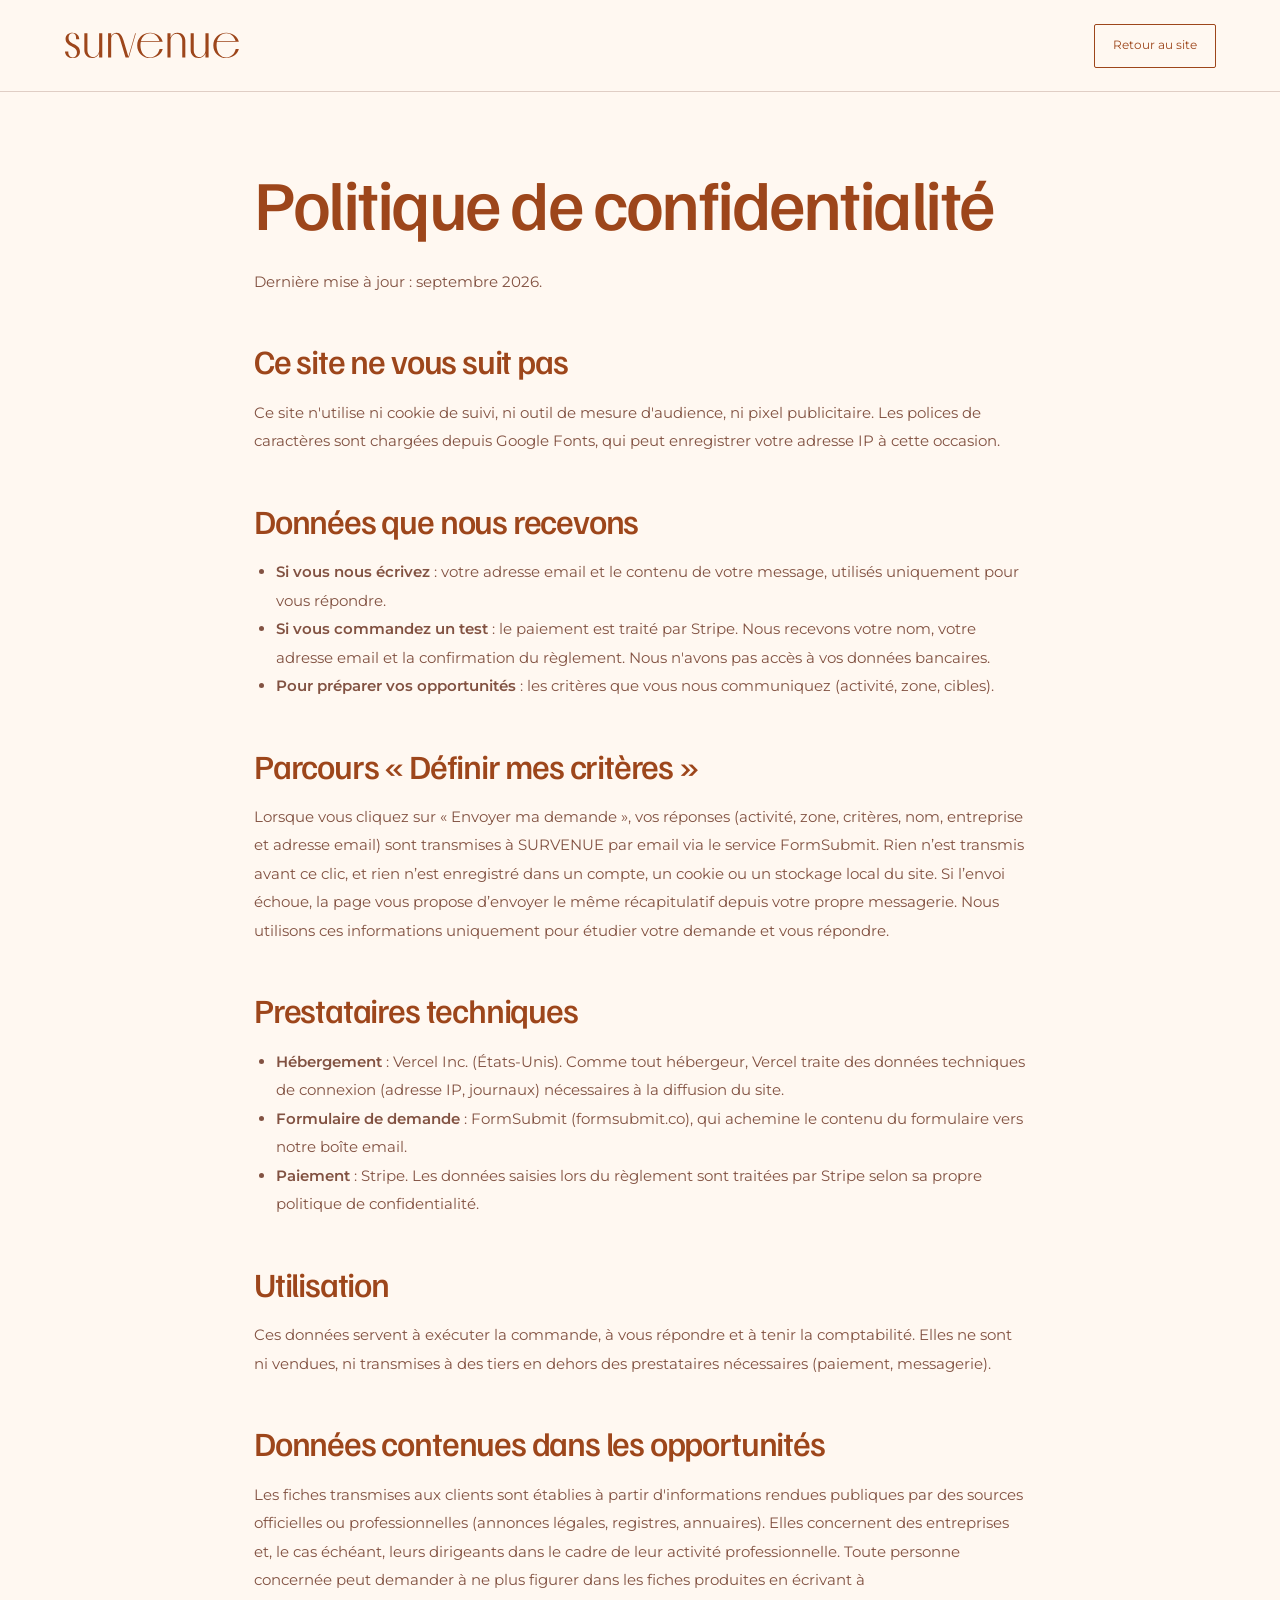
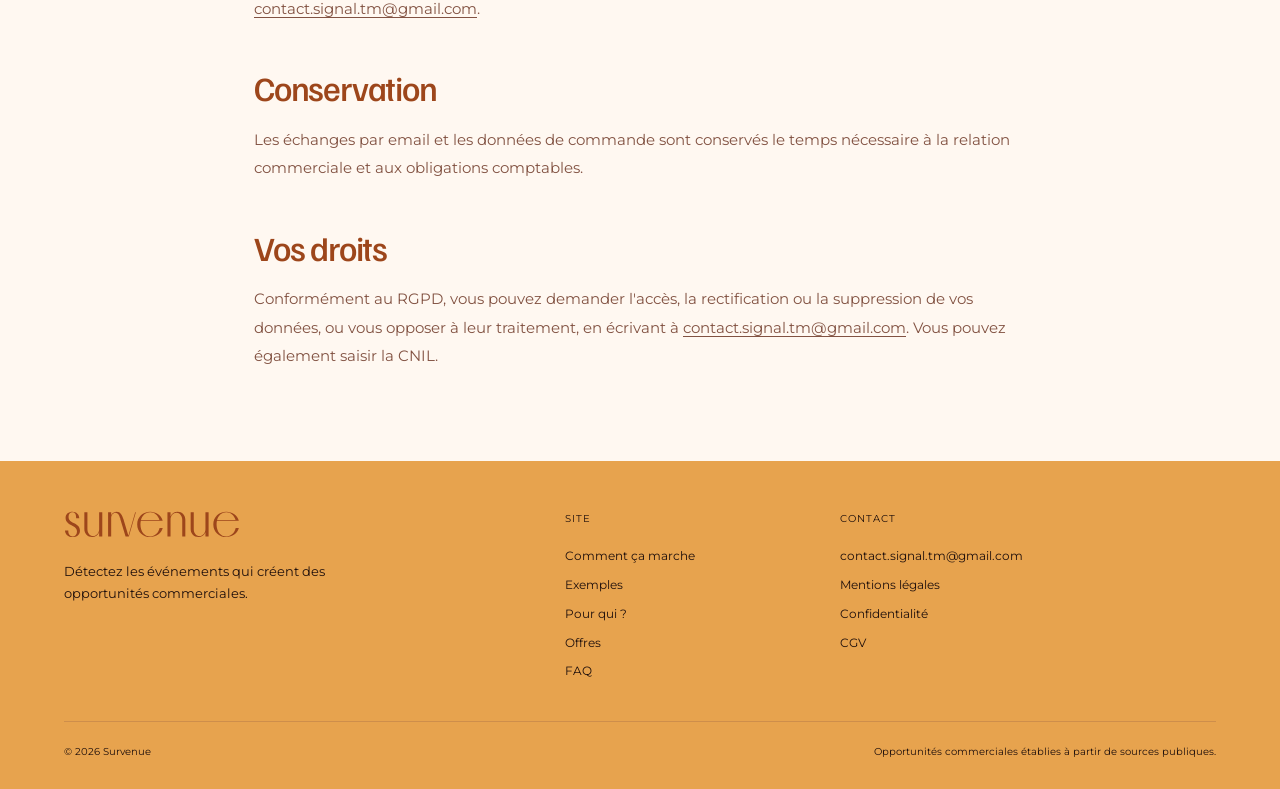
<file: confidentialite.html>
<!DOCTYPE html>
<html lang="fr" class="no-js">
<head>
  <meta charset="utf-8">
  <meta name="viewport" content="width=device-width, initial-scale=1">
  <title>Politique de confidentialité — Survenue</title>
  <meta name="description" content="Politique de confidentialité du site Survenue.">
  <meta name="robots" content="noindex">
  <link rel="canonical" href="https://survenue.com/confidentialite.html">
  <link rel="icon" href="favicon.svg" type="image/svg+xml">
  <link rel="preload" href="assets/fonts/FamiljenGrotesk-Medium.ttf" as="font" type="font/ttf" crossorigin>
  <link rel="preload" href="assets/fonts/Montserrat-Regular.ttf" as="font" type="font/ttf" crossorigin>
  <link rel="stylesheet" href="identity-1.css?v=20261016-palette1">
</head>
<body>
<header class="nav is-scrolled" id="nav">
  <div class="container nav__inner">
    <a class="brand" href="index.html" aria-label="Survenue — accueil"><img src="assets/logo-brown.svg" width="200" height="32" alt="Survenue"></a>
    <div class="nav__actions"><a class="btn btn--ghost btn--sm" href="index.html">Retour au site</a></div>
  </div>
</header>

<main class="legal">
  <div class="container container--narrow">
    <h1>Politique de confidentialité</h1>
    <p class="muted">Dernière mise à jour : septembre 2026.</p>

    <h2>Ce site ne vous suit pas</h2>
    <p>Ce site n'utilise ni cookie de suivi, ni outil de mesure d'audience, ni pixel publicitaire. Les polices de caractères sont chargées depuis Google Fonts, qui peut enregistrer votre adresse IP à cette occasion.</p>

    <h2>Données que nous recevons</h2>
    <ul>
      <li><strong>Si vous nous écrivez</strong> : votre adresse email et le contenu de votre message, utilisés uniquement pour vous répondre.</li>
      <li><strong>Si vous commandez un test</strong> : le paiement est traité par Stripe. Nous recevons votre nom, votre adresse email et la confirmation du règlement. Nous n'avons pas accès à vos données bancaires.</li>
      <li><strong>Pour préparer vos opportunités</strong> : les critères que vous nous communiquez (activité, zone, cibles).</li>
    </ul>

    <h2>Parcours « Définir mes critères »</h2>
    <p>Lorsque vous cliquez sur « Envoyer ma demande », vos réponses (activité, zone, critères, nom, entreprise et adresse email) sont transmises à SURVENUE par email via le service FormSubmit. Rien n’est transmis avant ce clic, et rien n’est enregistré dans un compte, un cookie ou un stockage local du site. Si l’envoi échoue, la page vous propose d’envoyer le même récapitulatif depuis votre propre messagerie. Nous utilisons ces informations uniquement pour étudier votre demande et vous répondre.</p>
    <h2>Prestataires techniques</h2>
    <ul>
      <li><strong>Hébergement</strong> : Vercel Inc. (États-Unis). Comme tout hébergeur, Vercel traite des données techniques de connexion (adresse IP, journaux) nécessaires à la diffusion du site.</li>
      <li><strong>Formulaire de demande</strong> : FormSubmit (formsubmit.co), qui achemine le contenu du formulaire vers notre boîte email.</li>
      <li><strong>Paiement</strong> : Stripe. Les données saisies lors du règlement sont traitées par Stripe selon sa propre politique de confidentialité.</li>
    </ul>

    <h2>Utilisation</h2>
    <p>Ces données servent à exécuter la commande, à vous répondre et à tenir la comptabilité. Elles ne sont ni vendues, ni transmises à des tiers en dehors des prestataires nécessaires (paiement, messagerie).</p>

    <h2>Données contenues dans les opportunités</h2>
    <p>Les fiches transmises aux clients sont établies à partir d'informations rendues publiques par des sources officielles ou professionnelles (annonces légales, registres, annuaires). Elles concernent des entreprises et, le cas échéant, leurs dirigeants dans le cadre de leur activité professionnelle. Toute personne concernée peut demander à ne plus figurer dans les fiches produites en écrivant à <a href="mailto:contact.signal.tm@gmail.com">contact.signal.tm@gmail.com</a>.</p>

    <h2>Conservation</h2>
    <p>Les échanges par email et les données de commande sont conservés le temps nécessaire à la relation commerciale et aux obligations comptables.</p>

    <h2>Vos droits</h2>
    <p>Conformément au RGPD, vous pouvez demander l'accès, la rectification ou la suppression de vos données, ou vous opposer à leur traitement, en écrivant à <a href="mailto:contact.signal.tm@gmail.com">contact.signal.tm@gmail.com</a>. Vous pouvez également saisir la CNIL.</p>
  </div>
</main>

<footer class="footer">
  <div class="container">
    <div class="footer__grid">
      <div class="footer__brand">
        <a class="brand" href="index.html"><img src="assets/logo-brown.svg" width="200" height="32" alt="Survenue"></a>
        <p>Détectez les événements qui créent des opportunités commerciales.</p>
      </div>
      <nav class="footer__col" aria-label="Plan du site">
        <p class="footer__title">Site</p>
        <a href="index.html#comment">Comment ça marche</a>
        <a href="index.html#exemple">Exemples</a>
        <a href="index.html#metiers">Pour qui ?</a>
        <a href="index.html#offres">Offres</a>
        <a href="index.html#faq">FAQ</a>
      </nav>
      <nav class="footer__col" aria-label="Contact et informations légales">
        <p class="footer__title">Contact</p>
        <a href="mailto:contact.signal.tm@gmail.com">contact.signal.tm@gmail.com</a>
        <a href="mentions-legales.html">Mentions légales</a>
        <a href="confidentialite.html">Confidentialité</a>
        <a href="cgv.html">CGV</a>
      </nav>
    </div>
    <div class="footer__bottom">
      <span>© 2026 Survenue</span>
      <span>Opportunités commerciales établies à partir de sources publiques.</span>
    </div>
  </div>
</footer>
<script src="main.js" defer></script>
</body>
</html>
</file>
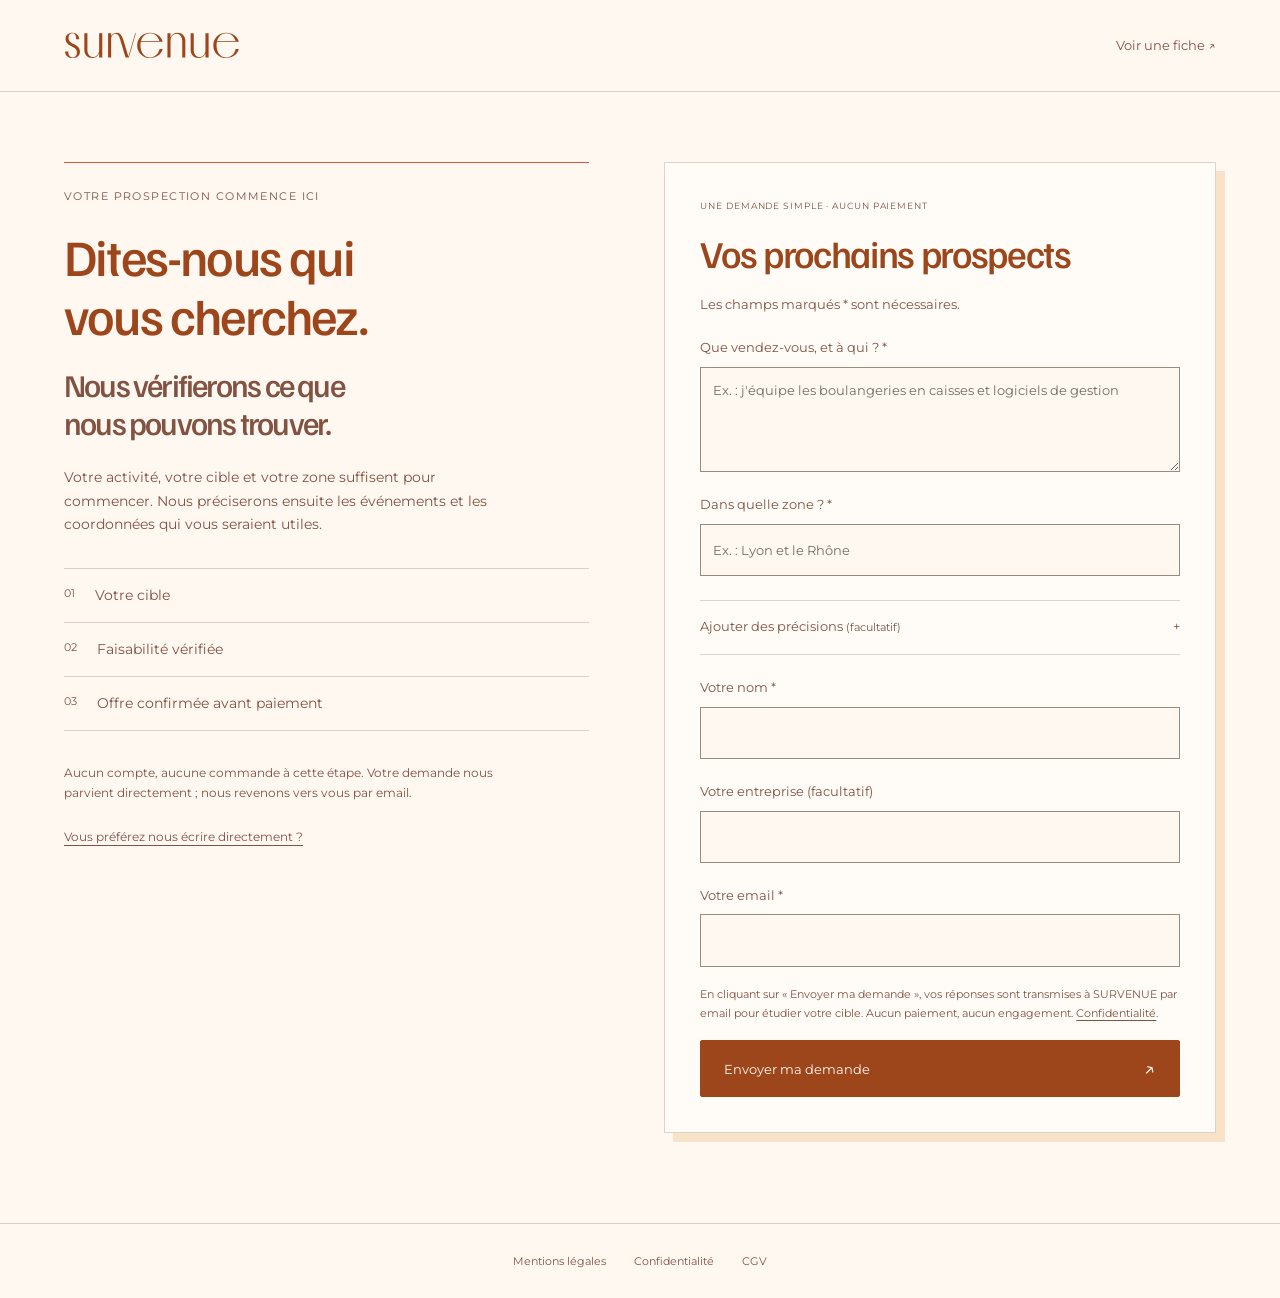
<file: criteres.html>
<!DOCTYPE html>
<html lang="fr" class="no-js">
<head>
  <meta charset="utf-8">
  <meta name="viewport" content="width=device-width, initial-scale=1">
  <title>Trouver mes prospects — SURVENUE</title>
  <meta name="description" content="Décrivez les entreprises que vous souhaitez prospecter. SURVENUE vérifie la faisabilité et le périmètre avant tout paiement.">
  <meta name="robots" content="noindex">
  <link rel="canonical" href="https://survenue.com/criteres.html">
  <meta name="theme-color" content="#FFF8F1">
  <link rel="icon" href="favicon.svg" type="image/svg+xml">
  <link rel="preload" href="assets/fonts/FamiljenGrotesk-Medium.ttf" as="font" type="font/ttf" crossorigin>
  <link rel="preload" href="assets/fonts/Montserrat-Regular.ttf" as="font" type="font/ttf" crossorigin>
  <link rel="stylesheet" href="identity-1.css?v=20261016-palette1">
</head>
<body class="redesign onboarding">
<header class="intake-nav"><a class="new-brand" href="index.html" aria-label="SURVENUE, accueil"><img src="assets/logo-brown.svg" width="200" height="32" alt="Survenue"></a><a href="index.html#exemple">Voir une fiche ↗</a></header>
<main class="intake-layout">
  <aside class="intake-intro">
    <p class="label">VOTRE PROSPECTION COMMENCE ICI</p>
    <h1>Dites-nous qui vous cherchez.<em>Nous vérifierons ce que nous pouvons trouver.</em></h1>
    <p>Votre activité, votre cible et votre zone suffisent pour commencer. Nous préciserons ensuite les événements et les coordonnées qui vous seraient utiles.</p>
    <div class="intake-mini-flow" aria-label="Suite du parcours"><span>01 <strong>Votre cible</strong></span><span>02 <strong>Faisabilité vérifiée</strong></span><span>03 <strong>Offre confirmée avant paiement</strong></span></div>
    <p class="intake-note">Aucun compte, aucune commande à cette étape. Votre demande nous parvient directement ; nous revenons vers vous par email.</p>
    <a href="mailto:contact.signal.tm@gmail.com">Vous préférez nous écrire directement ?</a>
  </aside>
  <div class="intake-card">
    <noscript><p>Ce parcours utilise JavaScript. Écrivez-nous à <a href="mailto:contact.signal.tm@gmail.com">contact.signal.tm@gmail.com</a> en précisant votre cible et votre zone.</p></noscript>
    <form id="criteria-form" hidden novalidate>
      <p class="form-overline">UNE DEMANDE SIMPLE · AUCUN PAIEMENT</p>
      <h2>Vos prochains prospects</h2>
      <p>Les champs marqués * sont nécessaires.</p>
      <p id="preset-note" class="field-help" hidden>Un exemple de cible est prérempli. Remplacez [votre offre] par votre activité ; vous pouvez modifier tous les choix.</p>
      <label for="activity">Que vendez-vous, et à qui ? *</label>
      <textarea id="activity" name="activity" required maxlength="400" rows="3" placeholder="Ex. : j'équipe les boulangeries en caisses et logiciels de gestion"></textarea>
      <label for="geography">Dans quelle zone ? *</label>
      <input id="geography" name="geography" required maxlength="150" placeholder="Ex. : Lyon et le Rhône">
      <details class="more-criteria"><summary>Ajouter des précisions <span>(facultatif)</span></summary>
        <label for="exclusions">Entreprises à exclure</label>
        <input id="exclusions" name="exclusions" maxlength="200" placeholder="Ex. : indépendants, réseaux déjà clients">
        <fieldset><legend>Événements qui vous intéressent</legend>
          <label class="choice"><input type="checkbox" name="events" value="Reprise / changement de propriétaire"><span>Reprise / changement de propriétaire</span></label>
          <label class="choice"><input type="checkbox" name="events" value="Création d’entreprise"><span>Création d’entreprise</span></label>
          <label class="choice"><input type="checkbox" name="events" value="Nouvelle implantation / ouverture"><span>Nouvelle implantation / ouverture</span></label>
          <label class="choice"><input type="checkbox" name="events" value="Nouvelle déclaration d’activité de formation"><span>Nouvelle activité de formation</span></label>
          <label class="choice"><input type="checkbox" name="events" value="Changement de dirigeant"><span>Changement de dirigeant</span></label>
        </fieldset>
        <fieldset><legend>Informations les plus utiles</legend>
          <label class="choice"><input type="checkbox" name="contacts" value="Email professionnel"><span>Email professionnel</span></label>
          <label class="choice"><input type="checkbox" name="contacts" value="Téléphone professionnel"><span>Téléphone professionnel</span></label>
          <label class="choice"><input type="checkbox" name="contacts" value="Nom du dirigeant"><span>Nom du dirigeant</span></label>
          <label class="choice"><input type="checkbox" name="contacts" value="Profil LinkedIn du dirigeant"><span>Profil LinkedIn du dirigeant</span></label>
        </fieldset>
        <label for="frequency">Rythme envisagé</label>
        <select id="frequency" name="frequency"><option>À définir ensemble</option><option>Un premier test ponctuel</option><option>Chaque semaine</option></select>
        <label for="details">Autre précision</label>
        <textarea id="details" name="details" maxlength="500" rows="2"></textarea>
      </details>
      <div class="contact-fields">
        <label for="name">Votre nom *</label><input id="name" name="name" autocomplete="name" required maxlength="100">
        <label for="company">Votre entreprise <span>(facultatif)</span></label><input id="company" name="company" autocomplete="organization" maxlength="150">
        <label for="email">Votre email *</label><input id="email" name="email" type="email" autocomplete="email" required maxlength="200">
      </div>
      <div class="hp-field" aria-hidden="true"><label for="website">Ne pas remplir</label><input id="website" name="_honey" tabindex="-1" autocomplete="off"></div>
      <p class="field-help">En cliquant sur « Envoyer ma demande », vos réponses sont transmises à SURVENUE par email pour étudier votre cible. Aucun paiement, aucun engagement. <a href="confidentialite.html">Confidentialité</a>.</p>
      <p id="error" role="alert"></p>
      <button class="action dark" type="submit" id="submit">Envoyer ma demande <span aria-hidden="true">↗</span></button>
    </form>
    <section id="sent" hidden><p class="form-overline">DEMANDE ENVOYÉE</p><h2 tabindex="-1">Merci, c’est bien reçu.</h2><p>Votre demande est arrivée chez SURVENUE. Tom étudie votre cible et vous répond par email à <strong id="sent-email"></strong> pour confirmer ce qui est faisable, avant tout paiement.</p><a class="action dark" href="index.html">Retour à l’accueil <span aria-hidden="true">↗</span></a></section>
    <section id="ready" hidden><h2 tabindex="-1">Votre message est prêt.</h2><p><strong>L’envoi automatique n’a pas abouti.</strong> Ouvrez votre messagerie, vérifiez le message puis envoyez-le à SURVENUE.</p><a id="email-link" class="action dark" href="mailto:contact.signal.tm@gmail.com">Ouvrir ma messagerie ↗</a><p class="field-help">Si rien ne s’ouvre, copiez le message ci-dessous et envoyez-le à <a href="mailto:contact.signal.tm@gmail.com">contact.signal.tm@gmail.com</a>.</p><label for="message">Votre message</label><textarea id="message" rows="11" readonly></textarea><button type="button" id="copy" class="action">Copier le message</button><p id="copy-status" role="status"></p><button id="edit" type="button" class="text-link">← Modifier ma demande</button></section>
  </div>
</main>
<footer class="intake-footer"><a href="mentions-legales.html">Mentions légales</a><a href="confidentialite.html">Confidentialité</a><a href="cgv.html">CGV</a></footer>
<script src="onboarding.js?v=20260928b" defer></script>
</body>
</html>
</file>
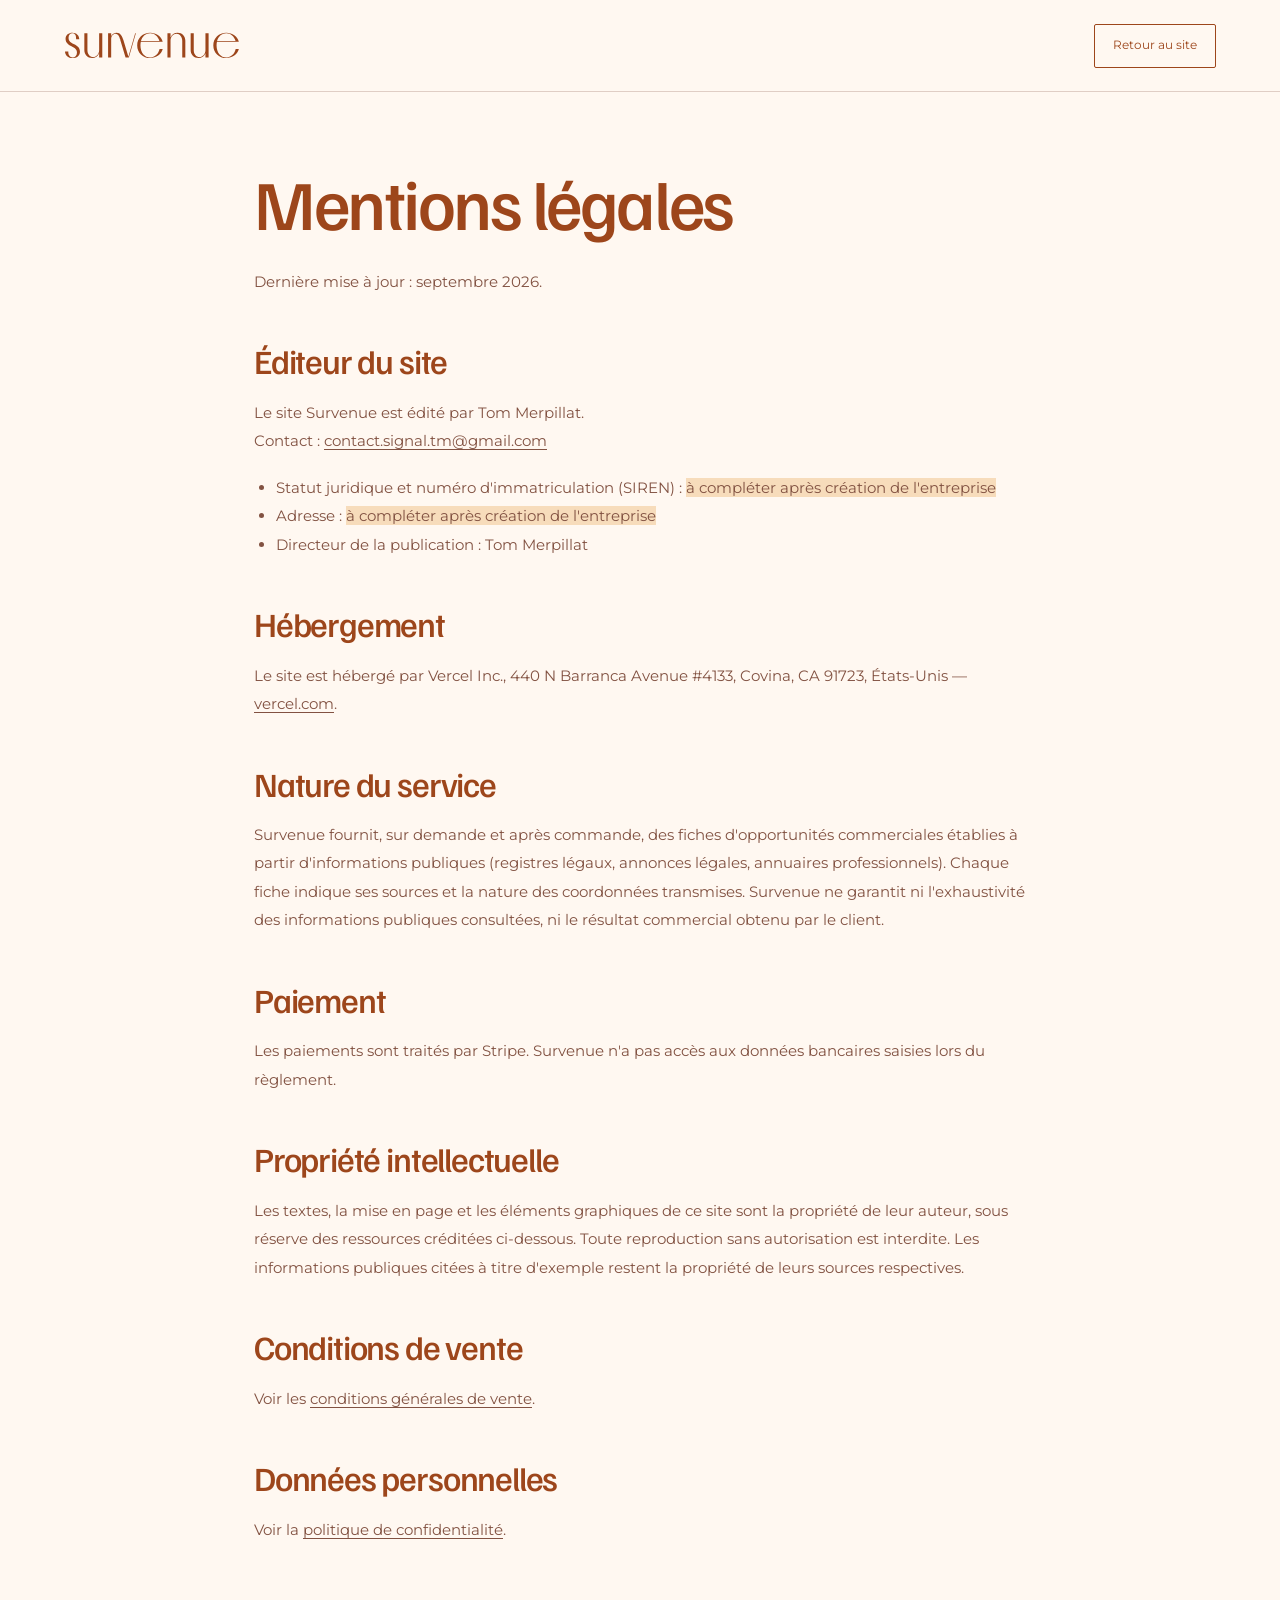
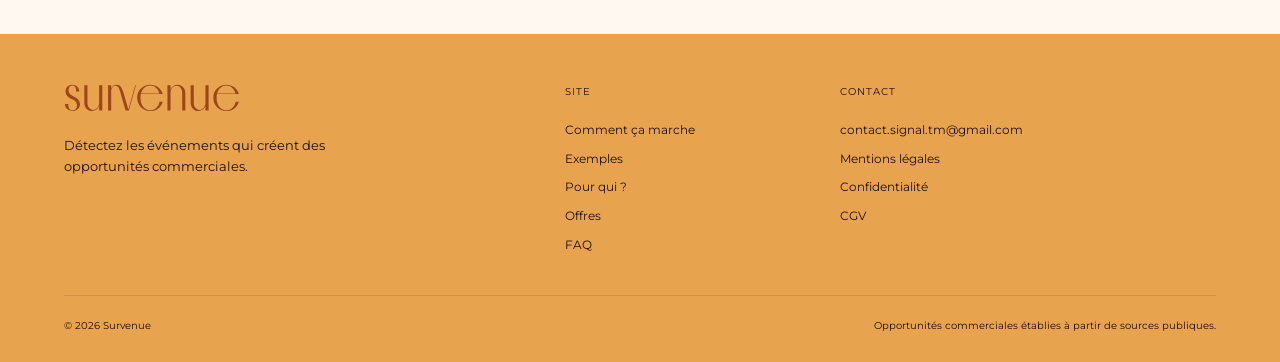
<file: mentions-legales.html>
<!DOCTYPE html>
<html lang="fr" class="no-js">
<head>
  <meta charset="utf-8">
  <meta name="viewport" content="width=device-width, initial-scale=1">
  <title>Mentions légales — Survenue</title>
  <meta name="description" content="Mentions légales du site Survenue.">
  <meta name="robots" content="noindex">
  <link rel="canonical" href="https://survenue.com/mentions-legales.html">
  <link rel="icon" href="favicon.svg" type="image/svg+xml">
  <link rel="preload" href="assets/fonts/FamiljenGrotesk-Medium.ttf" as="font" type="font/ttf" crossorigin>
  <link rel="preload" href="assets/fonts/Montserrat-Regular.ttf" as="font" type="font/ttf" crossorigin>
  <link rel="stylesheet" href="identity-1.css?v=20261016-palette1">
</head>
<body>
<header class="nav is-scrolled" id="nav">
  <div class="container nav__inner">
    <a class="brand" href="index.html" aria-label="Survenue — accueil"><img src="assets/logo-brown.svg" width="200" height="32" alt="Survenue"></a>
    <div class="nav__actions"><a class="btn btn--ghost btn--sm" href="index.html">Retour au site</a></div>
  </div>
</header>

<main class="legal">
  <div class="container container--narrow">
    <h1>Mentions légales</h1>
    <p class="muted">Dernière mise à jour : septembre 2026.</p>

    <h2>Éditeur du site</h2>
    <p>Le site Survenue est édité par Tom Merpillat.<br>
    Contact : <a href="mailto:contact.signal.tm@gmail.com">contact.signal.tm@gmail.com</a></p>
    <ul>
      <li>Statut juridique et numéro d'immatriculation (SIREN) : <span class="todo">à compléter après création de l'entreprise</span></li>
      <li>Adresse : <span class="todo">à compléter après création de l'entreprise</span></li>
      <li>Directeur de la publication : Tom Merpillat</li>
    </ul>

    <h2>Hébergement</h2>
    <p>Le site est hébergé par Vercel Inc., 440 N Barranca Avenue #4133, Covina, CA 91723, États-Unis — <a href="https://vercel.com">vercel.com</a>.</p>

    <h2>Nature du service</h2>
    <p>Survenue fournit, sur demande et après commande, des fiches d'opportunités commerciales établies à partir d'informations publiques (registres légaux, annonces légales, annuaires professionnels). Chaque fiche indique ses sources et la nature des coordonnées transmises. Survenue ne garantit ni l'exhaustivité des informations publiques consultées, ni le résultat commercial obtenu par le client.</p>

    <h2>Paiement</h2>
    <p>Les paiements sont traités par Stripe. Survenue n'a pas accès aux données bancaires saisies lors du règlement.</p>

    <h2>Propriété intellectuelle</h2>
    <p>Les textes, la mise en page et les éléments graphiques de ce site sont la propriété de leur auteur, sous réserve des ressources créditées ci-dessous. Toute reproduction sans autorisation est interdite. Les informations publiques citées à titre d'exemple restent la propriété de leurs sources respectives.</p>

    <h2>Conditions de vente</h2>
    <p>Voir les <a href="cgv.html">conditions générales de vente</a>.</p>

    <h2>Données personnelles</h2>
    <p>Voir la <a href="confidentialite.html">politique de confidentialité</a>.</p>
  </div>
</main>

<footer class="footer">
  <div class="container">
    <div class="footer__grid">
      <div class="footer__brand">
        <a class="brand" href="index.html"><img src="assets/logo-brown.svg" width="200" height="32" alt="Survenue"></a>
        <p>Détectez les événements qui créent des opportunités commerciales.</p>
      </div>
      <nav class="footer__col" aria-label="Plan du site">
        <p class="footer__title">Site</p>
        <a href="index.html#comment">Comment ça marche</a>
        <a href="index.html#exemple">Exemples</a>
        <a href="index.html#metiers">Pour qui ?</a>
        <a href="index.html#offres">Offres</a>
        <a href="index.html#faq">FAQ</a>
      </nav>
      <nav class="footer__col" aria-label="Contact et informations légales">
        <p class="footer__title">Contact</p>
        <a href="mailto:contact.signal.tm@gmail.com">contact.signal.tm@gmail.com</a>
        <a href="mentions-legales.html">Mentions légales</a>
        <a href="confidentialite.html">Confidentialité</a>
        <a href="cgv.html">CGV</a>
      </nav>
    </div>
    <div class="footer__bottom">
      <span>© 2026 Survenue</span>
      <span>Opportunités commerciales établies à partir de sources publiques.</span>
    </div>
  </div>
</footer>
<script src="main.js" defer></script>
</body>
</html>
</file>
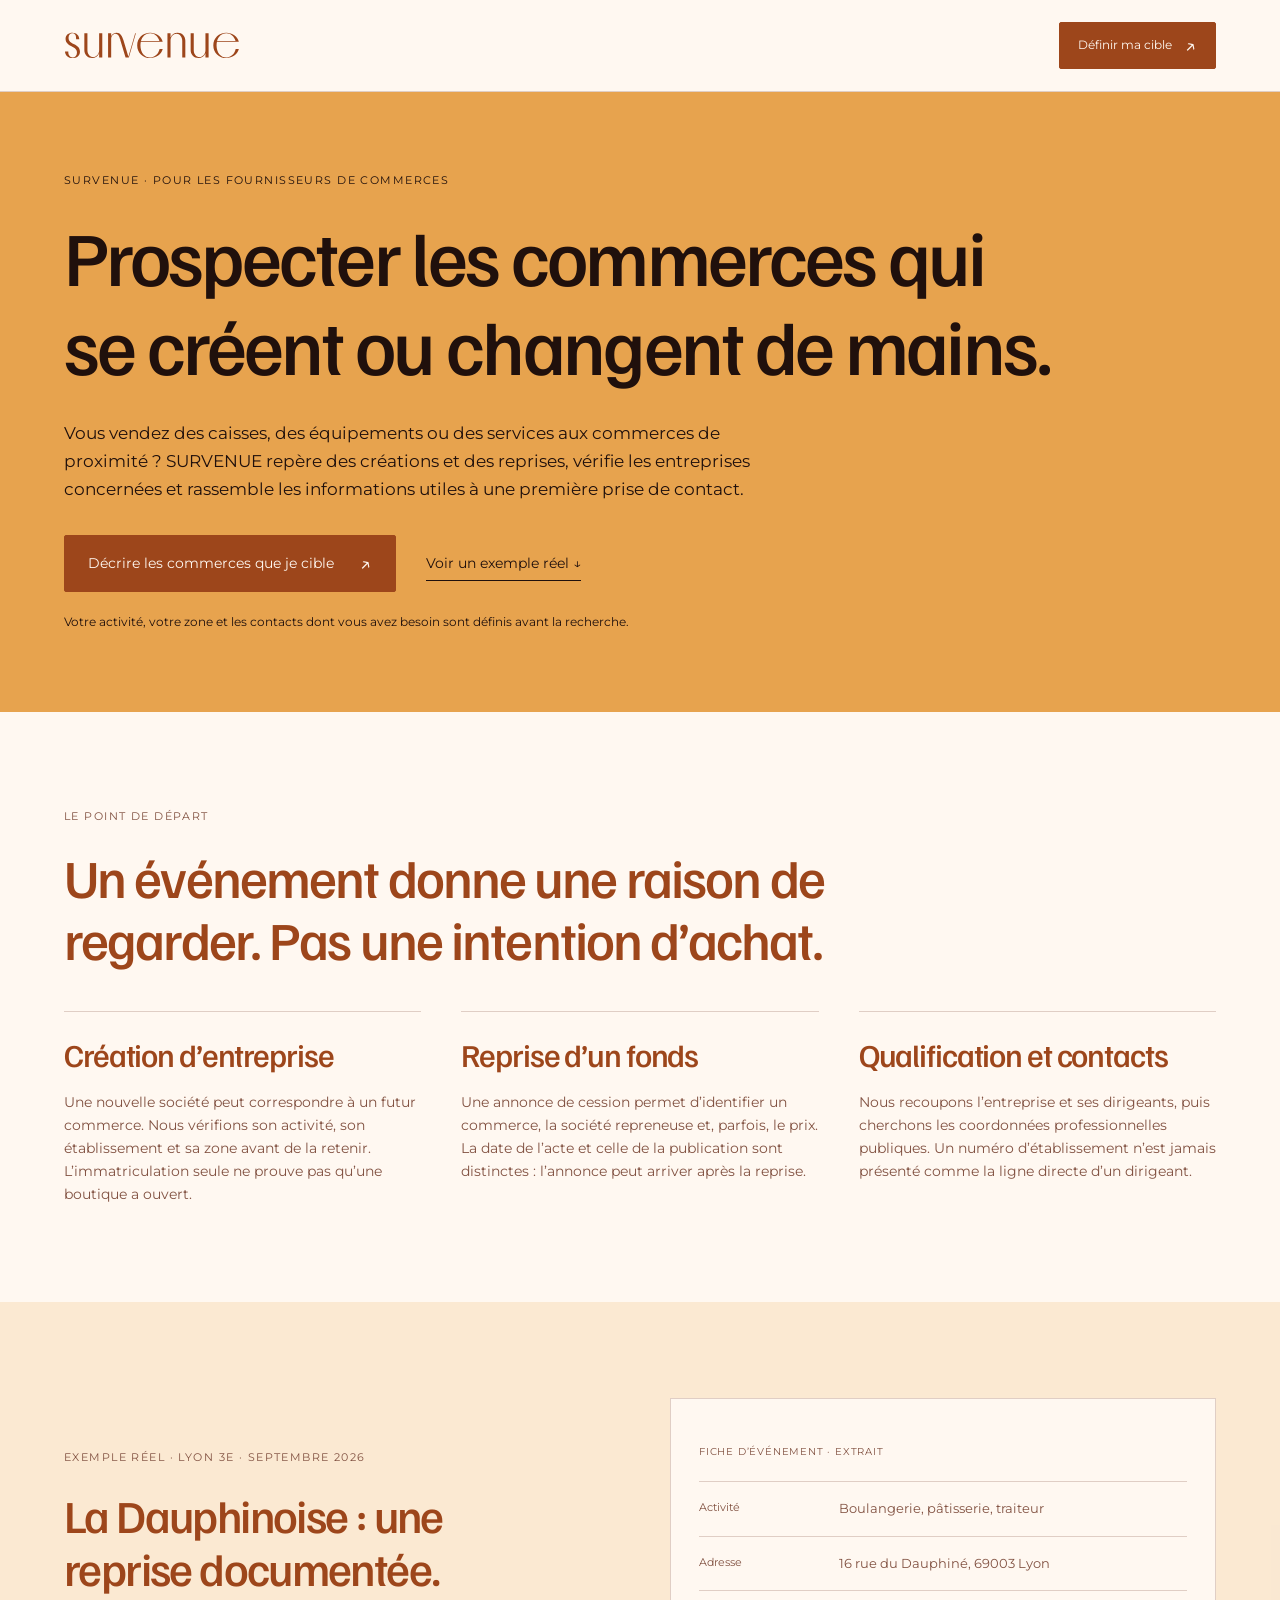
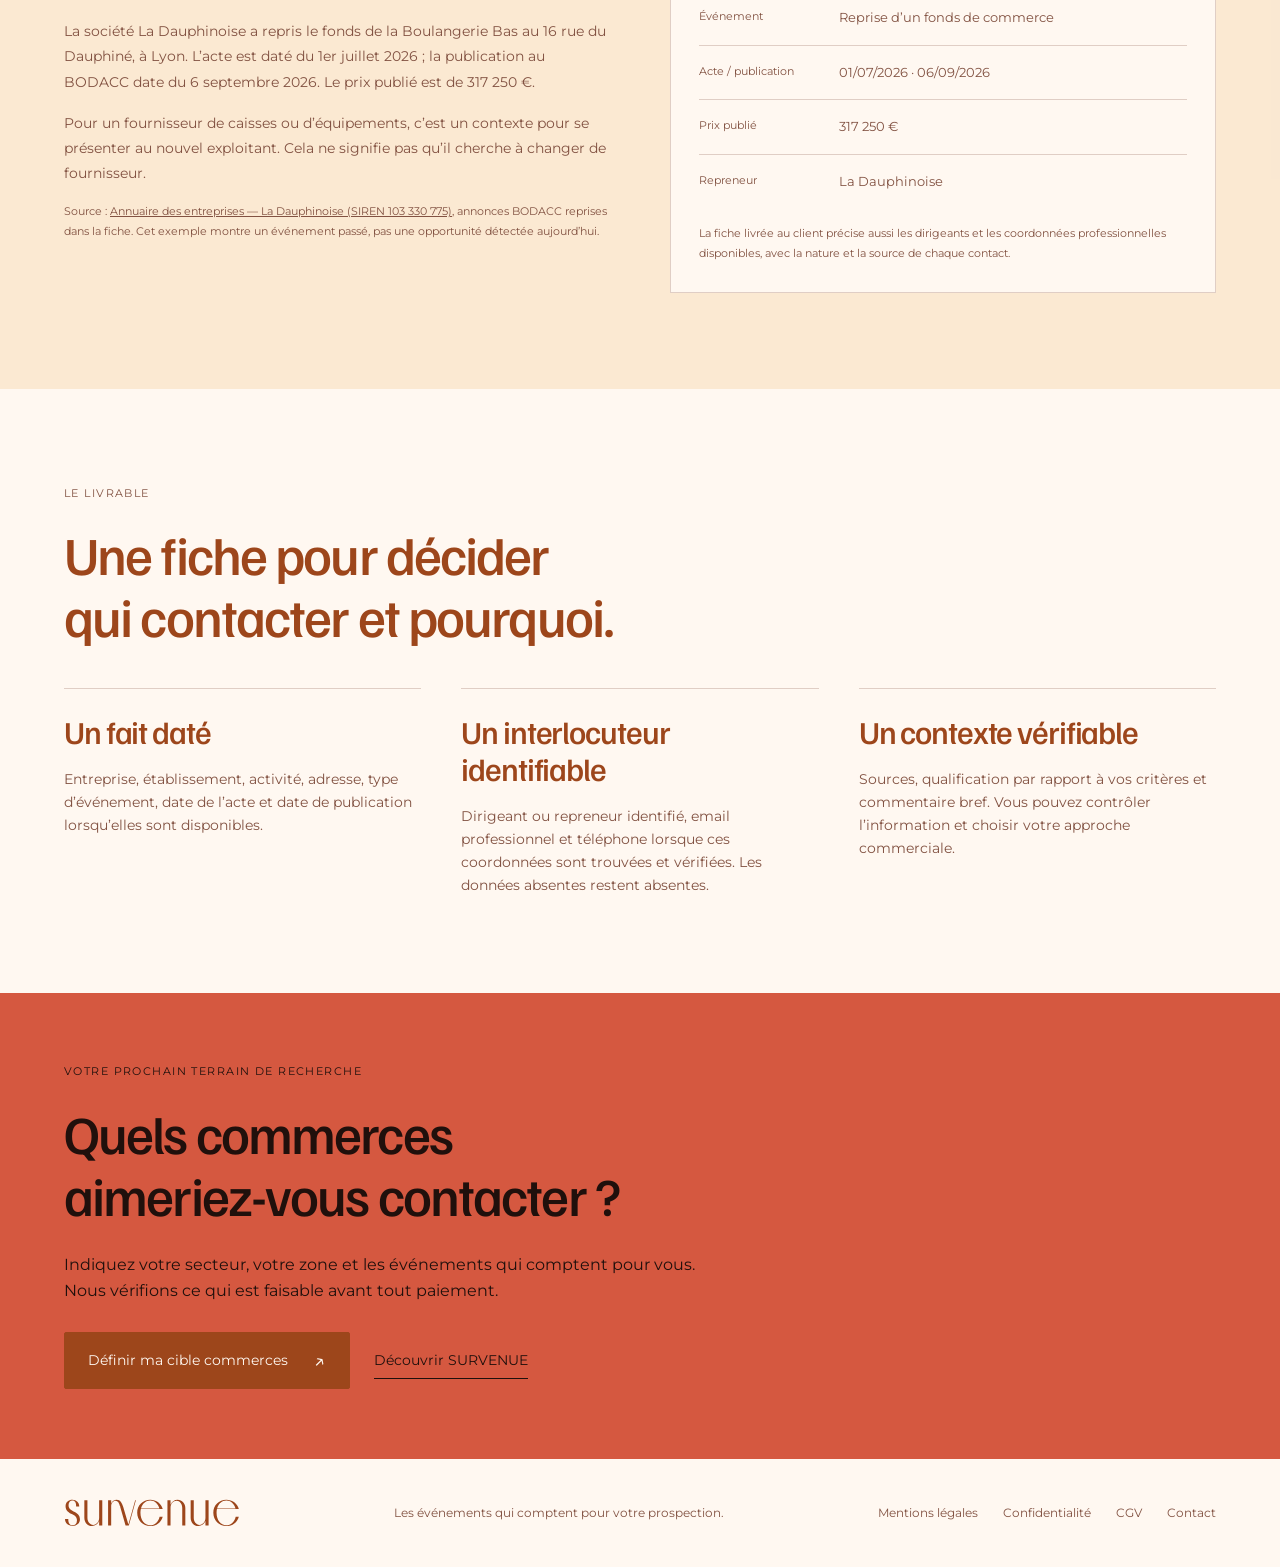
<file: prospection-commerces.html>
<!DOCTYPE html>
<html lang="fr">
<head>
  <meta charset="utf-8">
  <meta name="viewport" content="width=device-width, initial-scale=1">
  <title>Prospecter les commerces créés ou repris | SURVENUE</title>
  <meta name="description" content="Pour les fournisseurs de caisses, d'équipements et de services : repérez les commerces créés ou repris et recevez des fiches contextualisées, avec dates, contacts disponibles et sources.">
  <link rel="canonical" href="https://survenue.com/prospection-commerces.html">
  <meta property="og:type" content="website">
  <meta property="og:url" content="https://survenue.com/prospection-commerces.html">
  <meta property="og:title" content="Prospecter les commerces créés ou repris | SURVENUE">
  <meta property="og:description" content="Des événements publics recoupés et transformés en pistes de prospection pour les fournisseurs de commerces.">
  <meta property="og:locale" content="fr_FR">
  <meta property="og:site_name" content="SURVENUE">
  <meta property="og:image" content="https://survenue.com/og-image.jpg">
  <meta name="twitter:card" content="summary_large_image">
  <link rel="icon" href="favicon.svg" type="image/svg+xml">
  <link rel="preload" href="assets/fonts/FamiljenGrotesk-Medium.ttf" as="font" type="font/ttf" crossorigin>
  <link rel="preload" href="assets/fonts/Montserrat-Regular.ttf" as="font" type="font/ttf" crossorigin>
  <link rel="stylesheet" href="identity-1.css?v=20261016-palette1">
</head>
<body class="redesign case-page">
<a class="skip" href="#contenu">Aller au contenu</a>
<header class="new-nav">
  <a class="new-brand" href="index.html" aria-label="SURVENUE — accueil"><img src="assets/logo-brown.svg" width="200" height="32" alt="Survenue"></a>
  <a class="action nav-action" href="criteres.html?metier=commerces">Définir ma cible <span aria-hidden="true">↗</span></a>
</header>
<main id="contenu">
  <section class="case-hero">
    <div class="wrap">
      <p class="case-eyebrow">SURVENUE · POUR LES FOURNISSEURS DE COMMERCES</p>
      <h1>Prospecter les commerces qui se créent ou changent de mains.</h1>
      <p class="case-lead">Vous vendez des caisses, des équipements ou des services aux commerces de proximité ? SURVENUE repère des créations et des reprises, vérifie les entreprises concernées et rassemble les informations utiles à une première prise de contact.</p>
      <div class="case-actions">
        <a class="action dark" href="criteres.html?metier=commerces">Décrire les commerces que je cible <span aria-hidden="true">↗</span></a>
        <a class="case-text-link" href="#exemple">Voir un exemple réel ↓</a>
      </div>
      <p class="case-note">Votre activité, votre zone et les contacts dont vous avez besoin sont définis avant la recherche.</p>
    </div>
  </section>

  <section class="case-section wrap" aria-labelledby="signals-title">
    <p class="case-eyebrow">Le point de départ</p>
    <h2 id="signals-title">Un événement donne une raison de regarder. Pas une intention d’achat.</h2>
    <div class="case-columns">
      <article>
        <h3>Création d’entreprise</h3>
        <p>Une nouvelle société peut correspondre à un futur commerce. Nous vérifions son activité, son établissement et sa zone avant de la retenir. L’immatriculation seule ne prouve pas qu’une boutique a ouvert.</p>
      </article>
      <article>
        <h3>Reprise d’un fonds</h3>
        <p>Une annonce de cession permet d’identifier un commerce, la société repreneuse et, parfois, le prix. La date de l’acte et celle de la publication sont distinctes : l’annonce peut arriver après la reprise.</p>
      </article>
      <article>
        <h3>Qualification et contacts</h3>
        <p>Nous recoupons l’entreprise et ses dirigeants, puis cherchons les coordonnées professionnelles publiques. Un numéro d’établissement n’est jamais présenté comme la ligne directe d’un dirigeant.</p>
      </article>
    </div>
  </section>

  <section class="case-section case-section--tint" id="exemple" aria-labelledby="example-title">
    <div class="wrap case-example">
      <div>
        <p class="case-eyebrow">Exemple réel · Lyon 3e · septembre 2026</p>
        <h2 id="example-title">La Dauphinoise : une reprise documentée.</h2>
        <p>La société La Dauphinoise a repris le fonds de la Boulangerie Bas au 16 rue du Dauphiné, à Lyon. L’acte est daté du 1er juillet 2026 ; la publication au BODACC date du 6 septembre 2026. Le prix publié est de 317 250 €.</p>
        <p>Pour un fournisseur de caisses ou d’équipements, c’est un contexte pour se présenter au nouvel exploitant. Cela ne signifie pas qu’il cherche à changer de fournisseur.</p>
        <p class="case-source">Source : <a href="https://annuaire-entreprises.data.gouv.fr/entreprise/103330775">Annuaire des entreprises — La Dauphinoise (SIREN 103 330 775)</a>, annonces BODACC reprises dans la fiche. Cet exemple montre un événement passé, pas une opportunité détectée aujourd’hui.</p>
      </div>
      <div class="case-sheet" aria-label="Extrait des informations publiques sur La Dauphinoise">
        <p class="case-sheet__top">FICHE D’ÉVÉNEMENT · EXTRAIT</p>
        <dl>
          <div><dt>Activité</dt><dd>Boulangerie, pâtisserie, traiteur</dd></div>
          <div><dt>Adresse</dt><dd>16 rue du Dauphiné, 69003 Lyon</dd></div>
          <div><dt>Événement</dt><dd>Reprise d’un fonds de commerce</dd></div>
          <div><dt>Acte / publication</dt><dd>01/07/2026 · 06/09/2026</dd></div>
          <div><dt>Prix publié</dt><dd>317 250 €</dd></div>
          <div><dt>Repreneur</dt><dd>La Dauphinoise</dd></div>
        </dl>
        <p>La fiche livrée au client précise aussi les dirigeants et les coordonnées professionnelles disponibles, avec la nature et la source de chaque contact.</p>
      </div>
    </div>
  </section>

  <section class="case-section wrap" aria-labelledby="delivery-title">
    <p class="case-eyebrow">Le livrable</p>
    <h2 id="delivery-title">Une fiche pour décider qui contacter et pourquoi.</h2>
    <div class="case-columns">
      <article><h3>Un fait daté</h3><p>Entreprise, établissement, activité, adresse, type d’événement, date de l’acte et date de publication lorsqu’elles sont disponibles.</p></article>
      <article><h3>Un interlocuteur identifiable</h3><p>Dirigeant ou repreneur identifié, email professionnel et téléphone lorsque ces coordonnées sont trouvées et vérifiées. Les données absentes restent absentes.</p></article>
      <article><h3>Un contexte vérifiable</h3><p>Sources, qualification par rapport à vos critères et commentaire bref. Vous pouvez contrôler l’information et choisir votre approche commerciale.</p></article>
    </div>
  </section>

  <section class="case-cta" aria-labelledby="cta-title">
    <div class="wrap">
      <p class="case-eyebrow">Votre prochain terrain de recherche</p>
      <h2 id="cta-title">Quels commerces aimeriez-vous contacter ?</h2>
      <p>Indiquez votre secteur, votre zone et les événements qui comptent pour vous. Nous vérifions ce qui est faisable avant tout paiement.</p>
      <a class="action dark" href="criteres.html?metier=commerces">Définir ma cible commerces <span aria-hidden="true">↗</span></a>
      <a class="case-text-link" href="index.html">Découvrir SURVENUE</a>
    </div>
  </section>
</main>
<footer class="case-footer wrap">
  <a class="new-brand" href="index.html"><img src="assets/logo-brown.svg" width="200" height="32" alt="Survenue"></a>
  <p>Les événements qui comptent pour votre prospection.</p>
  <nav aria-label="Informations légales">
    <a href="mentions-legales.html">Mentions légales</a>
    <a href="confidentialite.html">Confidentialité</a>
    <a href="cgv.html">CGV</a>
    <a href="mailto:contact.signal.tm@gmail.com">Contact</a>
  </nav>
</footer>
</body>
</html>
</file>
<file: identity-1.css>
/* SURVENUE — Identité 1. Typographies et palette fournies par la graphiste. */
@font-face{font-family:'Familjen Grotesk';src:url('assets/fonts/FamiljenGrotesk-Medium.ttf') format('truetype');font-weight:500;font-style:normal;font-display:swap}
@font-face{font-family:Montserrat;src:url('assets/fonts/Montserrat-Regular.ttf') format('truetype');font-weight:400;font-style:normal;font-display:swap}
@font-face{font-family:Montserrat;src:url('assets/fonts/Montserrat-Medium.ttf') format('truetype');font-weight:500;font-style:normal;font-display:swap}
@font-face{font-family:Montserrat;src:url('assets/fonts/Montserrat-Semibold.ttf') format('truetype');font-weight:600 900;font-style:normal;font-display:swap}
:root{--cream:#FFF8F1;--gold:#E7A34E;--coral:#D55840;--peach:#F19B66;--cocoa:#825242;--rust:#9D461B;--ink:#20100C;--muted:#825242;--line:rgba(130,82,66,.25);--display:'Familjen Grotesk',Arial,sans-serif;--font:'Montserrat','Helvetica Neue',Arial,sans-serif;--gutter:clamp(22px,5vw,80px);--ease:cubic-bezier(.2,.7,.2,1)}

*{box-sizing:border-box}
html{scroll-behavior:smooth;scroll-padding-top:110px;-webkit-text-size-adjust:100%}
body{margin:0;background:var(--cream);color:var(--cocoa);font-family:var(--font);font-size:16px;font-weight:400;line-height:1.65;-webkit-font-smoothing:antialiased}
h1,h2,h3,p,dl,dd{margin:0}
h1,h2,h3{color:var(--rust);font-family:var(--display);font-weight:500;line-height:1.08;letter-spacing:-.025em;text-wrap:balance}
h1{font-size:clamp(48px,6vw,88px)}
h2{font-size:clamp(38px,4.2vw,62px)}
h3{font-size:32px}
h1 em,h2 em,h3 em{font:inherit}
p{color:inherit}
a{color:inherit;text-decoration:none}
button,input,select,textarea{font:inherit;color:inherit}
button,summary{cursor:pointer}
img,svg,video{display:block;max-width:100%;height:auto}
button{border:0}
ul,ol{margin:0;padding:0;list-style:none}
::selection{background:var(--gold);color:var(--rust)}
:focus-visible{outline:2px solid var(--rust);outline-offset:5px}
[hidden]{display:none!important}
.wrap,.container{max-width:1440px;margin-inline:auto;padding-inline:var(--gutter)}
.skip{position:fixed;z-index:100;top:12px;left:16px;padding:12px 20px;background:var(--rust);color:var(--cream);transform:translateY(-180%)}
.skip:focus{transform:none}
.label,.clarity-eyebrow,.case-eyebrow,.form-overline{font-family:var(--font);font-size:11px;line-height:1.5;letter-spacing:.13em;text-transform:uppercase;margin-bottom:22px}
.label:empty{display:none}
.text-link,.case-text-link{display:inline-block;border-bottom:1px solid currentColor;padding-block:6px;line-height:1.6;font-size:14px}
.text-link:hover,.case-text-link:hover{color:var(--ink)}

/* Navigation and buttons */
.new-nav,.intake-nav,.nav{height:92px;padding-inline:var(--gutter);display:flex;align-items:center;justify-content:space-between;gap:28px;background:var(--cream);border-bottom:1px solid var(--line)}
.new-nav{position:sticky;top:0;z-index:40}
.new-brand,.brand{display:block;flex-shrink:0}
.new-brand img,.brand img{width:176px;height:auto}
.new-nav nav{display:flex;gap:30px;font-size:13px}
.new-nav nav a{padding-block:14px;position:relative}
.new-nav nav a::after{content:'';position:absolute;left:0;bottom:6px;width:100%;height:1px;background:var(--rust);transform:scaleX(0);transform-origin:left;transition:transform .2s}
.new-nav nav a:hover::after,.new-nav nav a.is-active::after{transform:scaleX(1)}
.action,.btn{display:inline-flex;align-items:center;justify-content:space-between;gap:25px;padding:17px 23px;min-height:54px;background:var(--rust);color:var(--cream);border:1px solid var(--rust);border-radius:2px;font-size:14px;line-height:1.4;transition:background .2s,color .2s,transform .2s;text-align:left}
.action:hover,.btn:hover{background:var(--ink);border-color:var(--ink);transform:translateY(-2px)}
.action:focus-visible,.btn:focus-visible{outline-color:var(--coral)}
.action span{font-size:21px;line-height:1}
.nav-action{padding:12px 18px;min-height:44px;font-size:12px;gap:12px}
.menu{display:none;background:transparent;font-size:14px;padding:12px 0 12px 14px;min-height:44px}
.sv-progress{position:absolute;left:0;bottom:-1px;width:100%;height:2px;background:var(--coral);transform:scaleX(var(--sv-progress,0));transform-origin:left}
.new-nav.is-scrolled{box-shadow:0 4px 20px #20100c06}

/* Opening: warm terracotta palette with a peach and gold document backdrop. */
.clarity-hero{position:relative;padding:64px 0 48px;overflow:hidden}
.clarity-hero__inner{display:grid;grid-template-columns:1.08fr 1fr;gap:clamp(35px,5vw,88px);align-items:center}
.clarity-hero__copy{padding-block:30px}
.clarity-eyebrow{display:flex;align-items:center;gap:10px;margin-bottom:30px;font-size:10px}
.clarity-dot{width:7px;height:7px;background:var(--coral);border-radius:50%;flex-shrink:0}
.clarity-hero h1{font-size:clamp(54px,5.9vw,88px);line-height:1.02;letter-spacing:-.038em;max-width:660px}
.clarity-hero h1 em{color:var(--rust)}
.identity-intro{max-width:440px;font-size:16px;line-height:1.7;margin-top:28px;color:var(--muted)}
.clarity-hero__actions{display:flex;align-items:center;gap:25px;margin-top:32px;flex-wrap:wrap}
.clarity-secondary{font-size:13px;border-bottom:1px solid var(--line);padding-block:8px}
.clarity-secondary span{margin-left:10px}
.clarity-hero__note{font-size:11px;line-height:1.7;max-width:400px;margin-top:20px;color:var(--muted)}
.clarity-hero__steps{display:flex;gap:20px;margin-top:46px;padding-top:20px;border-top:1px solid var(--line);font-size:10px;line-height:1.5}
.clarity-hero__steps span{display:flex;gap:9px;align-items:baseline}
.clarity-hero__steps strong{font-weight:400}
.clarity-hero__visual{position:relative;padding:115px 28px 26px;min-width:0;isolation:isolate}
.identity-art{position:absolute;inset:0 0 88px;background:var(--peach);z-index:-1;overflow:hidden}
.identity-art::before{content:'';position:absolute;inset:28% -50% -50% -30%;background:radial-gradient(ellipse at 15% 100%,var(--gold) 0,transparent 53%),radial-gradient(ellipse at 85% 90%,var(--coral) 0,transparent 61%);filter:blur(30px);opacity:.8}
.identity-art img{position:absolute;width:170px;right:33px;top:22px;opacity:.28;transform:rotate(-8deg)}
.identity-art>span{position:absolute;left:28px;top:28px;z-index:1;font-size:9px;line-height:1.9;letter-spacing:.13em}
.clarity-card{position:relative;background:var(--cream);box-shadow:0 14px 36px #20100c1c;transform:rotate(-2deg);border:1px solid #9D461B18}
.clarity-card__top{display:flex;justify-content:space-between;gap:10px;padding:17px 20px;border-bottom:1px solid var(--line);font-size:8px;line-height:1.6;letter-spacing:.06em}
.clarity-card__top>span:first-child{display:flex;align-items:center;gap:8px}
.clarity-card__top i{width:5px;height:5px;background:var(--coral);border-radius:50%}
.clarity-card__body{padding:24px}
.clarity-card__label{font-size:9px;letter-spacing:.1em;margin-bottom:12px}
.clarity-card__name{font-family:var(--display);font-size:35px;line-height:1.1;margin-bottom:7px}
.clarity-card__company{font-size:11px;color:var(--muted);margin-bottom:22px}
.clarity-card dl>div{display:grid;grid-template-columns:75px 1fr;gap:12px;padding:9px 0;border-top:1px solid var(--line);font-size:11px;line-height:1.6}
.clarity-card dt{color:var(--muted)}
.clarity-card dd{overflow-wrap:anywhere}
.clarity-card dd small{font-size:10px;color:var(--muted)}
.clarity-card__context{font-size:11px;line-height:1.7;background:#E7A34E33;margin-top:15px;padding:14px}
.clarity-card__context strong{font-weight:500;display:block;margin-bottom:5px}
.clarity-card__footer{border-top:1px solid var(--line);padding:12px 20px;display:flex;justify-content:space-between;gap:10px;font-size:8px;line-height:1.7}
.clarity-hero__caption{font-size:10px;line-height:1.7;margin:20px 2px 0;color:var(--muted)}
.sv-scan,.clarity-hero__grain{display:none}

/* Section rhythm and evidence */
.new-section,.delivery,.qualification,.case-section{padding-block:96px}
.heading{display:grid;grid-template-columns:1.35fr 1fr;gap:70px;align-items:end;margin-bottom:48px}
.heading>p{max-width:410px;font-size:15px;color:var(--muted);line-height:1.8}
.heading h2{max-width:750px}
.heading .label{margin-bottom:20px}
.real-example{display:grid;grid-template-columns:1fr 1fr;gap:60px;align-items:center}
.real-example__intro{max-width:500px}
.real-example__eyebrow{font-size:10px;letter-spacing:.08em;border-top:1px solid var(--coral);padding-top:24px;margin-bottom:23px}
.real-example__intro h3{font-size:38px;line-height:1.12;margin-bottom:24px}
.real-example__intro>p:not(.real-example__eyebrow){font-size:14px;margin-block:15px;color:var(--muted)}
.real-example__intro .action{margin-top:22px}
.real-example__sheet{padding:32px;background:#FFFCF8;border:1px solid var(--line);box-shadow:10px 10px 0 #E7A34E40}
.real-example__sheet-head{display:flex;justify-content:space-between;font-size:10px;letter-spacing:.08em;padding-bottom:24px}
.real-example__sheet dl>div,.case-sheet dl>div{display:grid;grid-template-columns:120px 1fr;gap:20px;padding:16px 0;border-top:1px solid var(--line);font-size:13px}
.real-example__sheet dt,.case-sheet dt{font-size:11px;color:var(--muted)}
.real-example__sheet>p{font-size:10px;color:var(--muted);border-top:1px solid var(--line);padding-top:20px}
.delivery{padding-top:25px}
.delivery-summary,.quality-grid,.steps,.case-columns{display:grid;grid-template-columns:repeat(3,minmax(0,1fr));gap:40px}
.delivery-summary article,.quality-grid article{padding-top:23px;border-top:1px solid var(--line)}
.delivery-summary article>span,.quality-grid article>span,.steps article>span{font-size:10px;letter-spacing:.1em}
.delivery-summary h3,.quality-grid h3{font-size:29px;line-height:1.15;margin:20px 0 18px}
.delivery-summary p,.quality-grid p{font-size:14px;color:var(--muted)}
.delivery-summary__note,.quality-note{max-width:900px;font-size:12px;color:var(--muted);margin-top:35px}
.qualification{background:var(--gold);max-width:none}
.qualification>h2{max-width:800px}
.quality-grid{margin-top:48px}
.qualification .label{margin-bottom:23px}
.audience-grid{display:grid;grid-template-columns:1fr 1fr;gap:40px}
.audience-grid article{border-top:1px solid var(--rust);padding:32px 0 0}
.audience-grid article+article{padding-left:40px;border-left:1px solid var(--line)}
.audience-grid h3{font-size:38px;max-width:500px;margin-bottom:22px}
.audience-grid article>p:not(.label){font-size:14px;color:var(--muted);max-width:470px}
.audience-grid dl{margin-block:28px;font-size:13px;max-width:470px}
.audience-grid dt{font-size:10px;text-transform:uppercase;letter-spacing:.09em;margin-bottom:8px}
.audience-grid dd{color:var(--muted);margin-bottom:20px}
.sv-cta-band{padding-bottom:96px}
.sv-cta-band__inner{background:var(--rust);color:var(--cream);padding:48px;display:flex;gap:40px;justify-content:space-between;align-items:center}
.sv-cta-band h2{font-size:42px}
.sv-cta-band__actions{max-width:270px}
.sv-cta-band .action{background:var(--cream);color:var(--rust);border-color:var(--cream)}
.sv-cta-band small{display:block;font-size:11px;margin-top:14px;opacity:.85}
.sv-cta-band .label{color:var(--gold)}

/* Method and offers */
.method{padding:96px 0;background:var(--coral);color:var(--rust)}
.method .heading>p{color:var(--rust)}
.steps{gap:50px;margin-top:55px}
.steps article{border-top:1px solid #9D461B66;padding-top:18px}
.steps article>div{font-family:var(--display);font-size:88px;line-height:1.2;margin:15px 0 12px}
.steps h3{font-size:34px;margin-bottom:16px}
.steps p{font-size:14px;max-width:330px}
.method-foot{display:flex;justify-content:space-between;gap:60px;border-top:1px solid #9D461B66;padding-top:25px;margin-top:48px}
.method-foot>span{font-family:var(--display);font-size:30px;line-height:1.2}
.method-foot p{font-size:12px;max-width:420px}
.new-pricing{display:grid;grid-template-columns:repeat(3,minmax(0,1fr));gap:18px;margin-top:25px;align-items:stretch}
.offer{position:relative;display:flex;flex-direction:column;border:1px solid var(--line);padding:32px 26px;background:var(--cream);min-width:0}
.offer.featured{background:var(--rust);color:var(--cream);border-color:var(--rust)}
.offer-top{display:flex;flex-direction:column;gap:6px;min-height:58px;font-size:9px;letter-spacing:.08em;margin-bottom:18px}
.offer-top small{font-size:11px;letter-spacing:0;opacity:.75}
.offer h3{font-size:32px;min-height:70px}
.offer .amount{font-family:var(--display);font-size:57px;line-height:1.1;letter-spacing:-.04em;margin:20px 0}
.amount span{font-family:var(--font);font-size:12px;letter-spacing:0;white-space:nowrap}
.offer>p:not(.amount){font-size:13px;line-height:1.7;min-height:90px}
.offer ul{margin:24px 0 32px;font-size:12px;line-height:1.75;flex:1}
.offer li{padding:9px 0 9px 20px;border-top:1px solid var(--line);position:relative}
.offer li::before{content:'↗';position:absolute;left:0}
.offer.featured li{border-color:#FFF8F133}
.offer .action{font-size:12px;width:100%;gap:12px;padding:15px 18px}
.offer.featured .action{background:var(--gold);color:var(--rust);border-color:var(--gold)}
.offer>small{font-size:10px;line-height:1.8;margin-top:20px;opacity:.8}
.sv-ribbon{position:absolute;top:-13px;right:20px;font-size:9px;letter-spacing:.1em;background:var(--gold);color:var(--rust);padding:5px 12px}
.pricing-note{display:grid;grid-template-columns:1fr 1fr;gap:20px 40px;margin-top:32px;font-size:12px;line-height:1.8;color:var(--muted)}
.pricing-note strong{color:var(--rust);font-weight:500}
.pricing-note p:last-child{grid-column:1/-1}
.pricing-note .text-link{font-size:12px}
.offer-comparison-details{border-block:1px solid var(--line);margin-block:12px 36px}
.offer-comparison-details>summary{padding:18px 0;font-size:13px}
.table-scroll{overflow-x:auto;max-width:100%;padding-bottom:20px}
.table-scroll table{border-collapse:collapse;width:100%;min-width:630px;font-size:12px;text-align:left}
.table-scroll caption{text-align:left;padding:15px 0;font-size:13px}
.table-scroll td,.table-scroll th{border-bottom:1px solid var(--line);padding:14px 12px;font-weight:400;vertical-align:top}
.table-scroll thead{background:var(--gold)}
.table-scroll p{font-size:10px;margin-top:18px}

/* Questions, contact, wordmark */
.new-faq{display:grid;grid-template-columns:.8fr 1.2fr;gap:80px;padding-block:25px 96px}
.new-faq>div:first-child>p:last-child{font-size:14px;margin-top:28px}
.faq details{border-top:1px solid var(--line)}
.faq details:last-child{border-bottom:1px solid var(--line)}
summary{list-style:none}
summary::-webkit-details-marker{display:none}
.faq summary{font-size:15px;line-height:1.5;padding:23px 35px 23px 0;position:relative}
.faq summary::after,.offer-comparison-details>summary::after{content:'+';float:right;font-size:22px;font-weight:300;line-height:1}
.faq summary::after{position:absolute;right:3px;top:24px}
.faq details[open]>summary::after,.offer-comparison-details[open]>summary::after{content:'−'}
.faq details p{font-size:14px;line-height:1.8;color:var(--muted);padding:0 35px 24px 0}
.founder{border-top:1px solid var(--line);padding-block:65px 75px;display:grid;grid-template-columns:1fr 1fr;gap:18px 60px}
.founder>.label{grid-column:1/-1;margin:0}
.founder h2{font-size:46px;grid-row:2/4}
.founder>p:not(.label){font-size:14px;max-width:520px;color:var(--muted)}
.founder .text-link{justify-self:start}
.new-contact{background:var(--gold);overflow:hidden}
.new-contact>.wrap{position:relative;padding-block:86px}
.new-contact h2{font-size:clamp(54px,7vw,100px);max-width:880px;position:relative;z-index:1}
.new-contact .action{margin-top:35px;position:relative;z-index:1}
.new-contact .wrap>p:last-of-type{font-size:12px;margin-top:20px}
.contact-star{position:absolute;right:8%;top:70px;width:160px;height:auto;opacity:.2;transform:rotate(8deg)}
.new-footer{padding-top:45px}
.new-footer>div:first-child{display:flex;justify-content:space-between;align-items:center;gap:35px;padding-bottom:40px;font-size:13px}
.new-footer>div:first-child>p{font-size:12px}
.new-footer>div:nth-child(2){display:flex;gap:25px;justify-content:space-between;align-items:center;padding-top:22px;border-top:1px solid var(--line);font-size:10px}
.new-footer nav{display:flex;gap:25px}
.footer-wordmark{padding:60px 0 28px}
.footer-wordmark img{width:100%;height:auto}
.mobile-intake{display:none}

/* Request form */
.intake-nav>a:last-child{font-size:13px}
.intake-layout{max-width:1360px;margin:auto;padding:70px var(--gutter) 90px;display:grid;grid-template-columns:1fr 1.05fr;gap:75px;align-items:start}
.intake-intro{padding-top:25px;border-top:1px solid var(--coral);position:sticky;top:40px}
.intake-intro h1{font-size:clamp(42px,4vw,60px);margin-bottom:25px}
.intake-intro h1 em{display:block;font-size:.62em;line-height:1.2;margin-top:20px;color:var(--muted)}
.intake-intro>p:not(.label){font-size:14px;color:var(--muted);max-width:440px}
.intake-mini-flow{display:grid;margin:32px 0;border-top:1px solid var(--line)}
.intake-mini-flow>span{display:flex;gap:20px;padding:15px 0;border-bottom:1px solid var(--line);font-size:11px}
.intake-mini-flow strong{font-weight:400;font-size:14px}
.intake-intro .intake-note{font-size:12px!important;margin-bottom:20px}
.intake-intro>a{font-size:12px;text-decoration:underline;text-underline-offset:4px}
.intake-card{background:#FFFCF8;border:1px solid var(--line);padding:35px;box-shadow:9px 9px 0 #E7A34E40;min-width:0}
.intake-card h2{font-size:38px;margin:12px 0 18px}
.intake-card p{font-size:13px;line-height:1.7;margin-bottom:18px}
.intake-card .form-overline{font-size:9px;letter-spacing:.1em}
.intake-card label:not(.choice){display:block;margin:22px 0 8px;font-size:13px}
.intake-card label span{color:var(--muted)}
.intake-card input:not([type=checkbox]),.intake-card textarea,.intake-card select{display:block;width:100%;max-width:100%;border:1px solid #9a8b7d;background:var(--cream);color:var(--rust);padding:12px;font:inherit;font-size:16px;border-radius:0;min-height:48px}
.intake-card textarea{resize:vertical}
.intake-card input::placeholder,.intake-card textarea::placeholder{color:#756b65;font-size:13px;opacity:1}
.intake-card fieldset{border:0;padding:0;margin:24px 0}
.intake-card legend{font-size:13px;margin-bottom:12px}
.intake-card .choice{display:flex;align-items:center;gap:12px;min-height:46px;font-size:13px;line-height:1.5}
.choice input{width:18px;height:18px;accent-color:var(--rust);flex-shrink:0}
.intake-card .field-help{font-size:11px;color:var(--muted);margin-top:18px}
.intake-card a:not(.action){text-decoration:underline;text-underline-offset:3px}
.intake-card .more-criteria{margin-top:24px;border-block:1px solid var(--line);padding-bottom:2px}
.more-criteria summary{font-size:13px;padding:15px 0}
.more-criteria summary::after{content:'+';float:right}
.more-criteria[open] summary::after{content:'−'}
.more-criteria summary span{font-size:11px;color:var(--muted)}
.intake-card #error{color:#8d2519}
.intake-card .action{width:100%;font-size:13px}
.intake-card #copy{margin-top:18px}
.intake-card #edit{display:block;background:none;min-height:44px;margin-top:16px}
.intake-card button:disabled{opacity:.6;cursor:wait}
.intake-footer{display:flex;justify-content:center;flex-wrap:wrap;gap:28px;padding:28px;font-size:11px;border-top:1px solid var(--line)}
.hp-field{position:absolute;left:-10000px;width:1px;height:1px;overflow:hidden}
.intake-card #sent .action{margin-top:18px}

/* Sector page and legal pages */
.case-hero{padding:80px 0;background:var(--gold)}
.case-hero h1{max-width:1000px;font-size:clamp(48px,6vw,84px)}
.case-lead{max-width:710px;margin-top:30px;font-size:17px}
.case-actions{display:flex;gap:30px;align-items:center;flex-wrap:wrap;margin-top:32px}
.case-note{font-size:12px;margin-top:20px}
.case-section h2{max-width:900px}
.case-columns{margin-top:40px}
.case-columns article{border-top:1px solid var(--line);padding-top:24px}
.case-columns h3{font-size:32px;margin-bottom:18px}
.case-columns p{font-size:14px;color:var(--muted)}
.case-section--tint{background:#E7A34E30}
.case-example{display:grid;grid-template-columns:1fr 1fr;gap:60px;align-items:center}
.case-example h2{font-size:46px;margin-bottom:25px}
.case-example>div>p:not(.case-eyebrow){font-size:14px;line-height:1.8;margin-top:16px}
.case-source{font-size:11px!important;color:var(--muted)}
.case-source a{text-decoration:underline}
.case-sheet{background:var(--cream);border:1px solid var(--line);padding:28px}
.case-sheet__top{font-size:10px!important;letter-spacing:.08em;margin-bottom:20px}
.case-sheet>p:last-child{font-size:11px!important;color:var(--muted)}
.case-cta{background:var(--coral);padding:70px 0}
.case-cta h2{max-width:800px}
.case-cta p:not(.case-eyebrow){max-width:650px;margin-top:25px}
.case-cta .action{margin:28px 20px 0 0}
.case-footer{display:flex;flex-wrap:wrap;justify-content:space-between;gap:30px;padding-block:40px;align-items:center;font-size:12px}
.case-footer nav{display:flex;flex-wrap:wrap;gap:25px}
.nav{padding-inline:0}
.nav__inner{width:100%;display:flex;align-items:center;justify-content:space-between;gap:20px}
.nav .btn{font-size:12px;min-height:44px;padding:11px 18px;background:transparent;color:var(--rust)}
.container--narrow{max-width:900px}
.legal{padding-block:70px 90px}
.legal h1{font-size:clamp(42px,5.5vw,72px);margin-bottom:24px}
.legal h2{font-size:34px;margin:45px 0 18px}
.legal h3{font-size:25px;margin:25px 0 12px}
.legal p,.legal li{font-size:15px;line-height:1.9;overflow-wrap:anywhere}
.legal p+p{margin-top:15px}
.legal ul,.legal ol{list-style:disc;padding-left:22px;margin-block:18px}
.legal a{text-decoration:underline;text-underline-offset:3px}
.muted{color:var(--muted)}
.todo{background:#E7A34E55}
.footer{background:var(--gold);padding:50px 0 28px}
.footer__grid{display:grid;grid-template-columns:1.2fr .6fr 1fr;gap:50px}
.footer__brand p{font-size:13px;max-width:310px;margin-top:23px}
.footer__col{display:flex;flex-direction:column;gap:9px;font-size:12px}
.footer__title{font-size:10px;text-transform:uppercase;letter-spacing:.1em;margin-bottom:10px}
.footer__bottom{display:flex;justify-content:space-between;gap:25px;font-size:10px;border-top:1px solid var(--line);padding-top:22px;margin-top:40px}

/* Gentle reveals; all content remains available without JavaScript. */
@media(prefers-reduced-motion:no-preference){.sv-motion .sv-reveal{opacity:0;transform:translateY(18px);transition:opacity .6s var(--ease),transform .6s var(--ease);transition-delay:var(--sv-delay,0s)}
.sv-motion .sv-reveal.is-in{opacity:1;transform:none}
}

@media(min-width:1441px){.qualification{padding-inline:max(var(--gutter),calc((100vw - 1280px)/2))}
}

@media(max-width:1100px){.new-nav nav{gap:17px;font-size:12px}
.new-brand img{width:155px}
.new-nav{gap:20px}
.nav-action{font-size:11px;padding-inline:12px}
.clarity-hero__inner{gap:30px;grid-template-columns:1fr 1fr}
.clarity-hero h1{font-size:64px}
.clarity-hero__steps{gap:12px;flex-wrap:wrap}
.clarity-hero__visual{padding:100px 18px 20px}
.clarity-card__body{padding:20px}
.clarity-card__name{font-size:29px}
.clarity-card__top{font-size:7px;padding-inline:15px}
.heading{gap:40px}
.offer{padding:28px 20px}
.offer h3{font-size:28px}
.offer .amount{font-size:49px}
.offer>p:not(.amount){min-height:120px}
.new-faq{gap:50px}
.intake-layout{gap:40px}
.intake-card{padding:28px}
}

@media(max-width:850px){.new-nav{height:78px}
.new-nav nav{display:none;position:absolute;top:78px;left:0;right:0;padding:20px var(--gutter) 26px;background:var(--cream);border-bottom:1px solid var(--line)}
.new-nav nav.open{display:flex;flex-direction:column;gap:0}
.new-nav nav a{font-size:17px;padding-block:12px}
.new-nav nav a::after{display:none}
.menu{display:block}
.new-nav .nav-action{margin-left:auto}
.clarity-hero{padding-top:28px}
.clarity-hero__inner{grid-template-columns:1fr;gap:25px}
.clarity-hero__copy{max-width:650px;padding-top:20px}
.clarity-hero h1{font-size:clamp(56px,9vw,76px)}
.clarity-hero h1 br{display:none}
.clarity-hero__steps{margin-top:30px}
.clarity-hero__visual{max-width:620px;width:100%;justify-self:center;padding:100px 32px 20px}
.clarity-card__top{font-size:9px}
.clarity-card__name{font-size:38px}
.clarity-card dl>div{font-size:12px;grid-template-columns:85px 1fr}
.clarity-card__context{font-size:12px}
.clarity-card__body{padding:26px}
.identity-art>span{left:32px}
.new-section,.delivery,.qualification,.case-section{padding-block:65px}
.delivery{padding-top:0}
.heading{grid-template-columns:1fr;gap:22px;margin-bottom:35px}
.heading>p{max-width:620px;font-size:14px}
.real-example{gap:35px;grid-template-columns:1fr}
.real-example__intro{max-width:none}
.real-example__sheet{max-width:none}
.delivery-summary,.quality-grid{gap:25px}
.delivery-summary h3,.quality-grid h3{font-size:26px}
.delivery-summary p,.quality-grid p{font-size:13px}
.audience-grid{gap:25px}
.audience-grid article+article{padding-left:25px}
.audience-grid h3{font-size:31px}
.sv-cta-band{padding-bottom:65px}
.sv-cta-band__inner{padding:35px;align-items:start;flex-direction:column;gap:25px}
.sv-cta-band__actions{max-width:none}
.method{padding-block:65px}
.steps{gap:25px}
.steps h3{font-size:28px}
.new-pricing{grid-template-columns:1fr}
.offer{padding:30px}
.offer-top{flex-direction:row;justify-content:space-between;min-height:0;margin-bottom:20px}
.offer h3{min-height:0;font-size:38px}
.offer .amount{font-size:58px}
.offer>p:not(.amount){min-height:0}
.offer ul{margin-block:20px;font-size:14px}
.offer .action{font-size:14px}
.offer>small{font-size:11px}
.new-faq{grid-template-columns:1fr;gap:30px;padding-bottom:65px}
.new-faq>div:first-child>p:last-child{margin-top:18px}
.founder{grid-template-columns:1fr;gap:20px;padding-block:50px}
.founder h2{grid-row:auto}
.founder>p:not(.label){max-width:650px}
.contact-star{right:-20px;opacity:.12}
.new-footer>div:first-child{flex-wrap:wrap;gap:25px}
.new-footer>div:nth-child(2)>span:last-child{display:none}
.intake-layout{grid-template-columns:1fr;gap:40px;padding-top:40px}
.intake-intro{position:static}
.intake-intro h1{max-width:650px;font-size:54px}
.intake-intro>p:not(.label){max-width:650px}
.intake-mini-flow{grid-template-columns:repeat(3,1fr);gap:20px}
.intake-mini-flow>span{flex-direction:column;gap:8px}
.intake-mini-flow strong{font-size:12px}
.case-example{grid-template-columns:1fr}
.case-columns{gap:25px}
.case-columns h3{font-size:28px}
.footer__grid{grid-template-columns:1fr 1fr}
.footer__brand{grid-column:1/-1}
}

@media(max-width:540px){html{scroll-padding-top:85px}
.new-nav,.intake-nav{height:74px;gap:15px}
.new-nav nav{top:74px}
.new-brand img,.brand img{width:150px}
.new-nav .nav-action{display:none}
.case-page .nav-action{display:inline-flex;font-size:10px;min-height:40px;max-width:150px}
.clarity-hero{padding-top:16px;padding-bottom:30px}
.clarity-eyebrow{font-size:9px;margin-bottom:24px}
.clarity-hero__copy{padding-top:18px;padding-bottom:10px}
.clarity-hero h1{font-size:clamp(48px,12vw,65px);line-height:1.03}
.identity-intro{font-size:14px;margin-top:22px}
.identity-intro br{display:none}
.clarity-hero__actions{gap:18px;margin-top:26px}
.action{padding:15px 18px;font-size:13px;gap:18px;min-height:50px}
.clarity-secondary{font-size:12px}
.clarity-hero__note{font-size:10px;max-width:310px}
.clarity-hero__steps{font-size:9px;gap:12px;justify-content:space-between}
.clarity-hero__steps span{flex-direction:column;gap:3px;max-width:95px}
.clarity-hero__visual{padding:95px 14px 12px}
.identity-art{bottom:92px}
.identity-art>span{left:20px;top:23px;font-size:8px}
.identity-art img{right:20px;width:135px;top:12px}
.clarity-card{transform:rotate(-1deg)}
.clarity-card__top{font-size:7px;padding:13px 14px;gap:8px}
.clarity-card__body{padding:20px 16px}
.clarity-card__name{font-size:31px}
.clarity-card dl>div{font-size:10px;grid-template-columns:66px 1fr;gap:8px}
.clarity-card__context{font-size:10px;padding:12px}
.clarity-card__footer{font-size:7px;padding:12px 14px}
.clarity-hero__caption{font-size:9px;margin-top:20px}
.new-section,.qualification,.case-section{padding-block:55px}
.heading h2,h2{font-size:40px}
.heading>p{font-size:13px}
.heading{gap:20px}
.label{font-size:9px;margin-bottom:18px}
.real-example__intro h3{font-size:32px}
.real-example__eyebrow{font-size:8px}
.real-example__intro>p:not(.real-example__eyebrow){font-size:13px}
.real-example__sheet{padding:22px 18px;box-shadow:5px 5px 0 #E7A34E40}
.real-example__sheet-head{font-size:8px}
.real-example__sheet dl>div,.case-sheet dl>div{grid-template-columns:90px 1fr;gap:14px;font-size:12px;padding:14px 0}
.real-example__sheet dt,.case-sheet dt{font-size:10px}
.real-example__sheet>p{font-size:9px}
.delivery{padding-bottom:55px}
.delivery-summary,.quality-grid,.steps,.case-columns{grid-template-columns:1fr;gap:28px}
.delivery-summary h3,.quality-grid h3{font-size:30px;margin:14px 0}
.quality-grid{margin-top:30px}
.quality-note,.delivery-summary__note{font-size:11px;margin-top:28px}
.audience-grid{grid-template-columns:1fr;gap:35px}
.audience-grid article+article{border-left:0;padding-left:0}
.audience-grid h3{font-size:33px}
.audience-grid article>p:not(.label){font-size:13px}
.audience-grid dl{font-size:12px}
.sv-cta-band{padding-bottom:55px}
.sv-cta-band__inner{padding:28px 24px}
.sv-cta-band h2{font-size:35px}
.sv-cta-band small{font-size:10px}
.method{padding-block:55px}
.steps{margin-top:30px;gap:32px}
.steps article>div{font-size:66px;margin:5px 0}
.steps h3{font-size:33px}
.steps p{font-size:13px;max-width:none}
.method-foot{flex-direction:column;gap:15px;margin-top:35px}
.method-foot>span{font-size:29px}
.method-foot p{font-size:11px}
.offer{padding:28px 22px}
.offer-top{font-size:8px;gap:12px}
.offer-top small{font-size:10px}
.offer h3{font-size:36px}
.offer ul{font-size:12px}
.offer>small{font-size:10px}
.pricing-note{grid-template-columns:1fr;font-size:11px;gap:18px}
.pricing-note .text-link{font-size:11px}
.offer-comparison-details>summary{font-size:12px}
.new-faq{padding-bottom:55px}
.faq summary{font-size:14px;padding-block:20px}
.faq summary::after{top:21px}
.faq details p{font-size:13px}
.founder h2{font-size:38px}
.founder>p:not(.label){font-size:13px}
.new-contact>.wrap{padding-block:55px}
.new-contact h2{font-size:clamp(47px,12vw,66px)}
.new-contact .wrap>p:last-of-type{font-size:10px;max-width:260px}
.contact-star{top:75px;right:-45px;width:150px}
.new-footer{padding-bottom:10px}
.new-footer>div:first-child{align-items:start;gap:20px}
.new-footer>div:first-child>a:last-child{font-size:12px;width:100%}
.new-footer>div:first-child>p{font-size:10px}
.new-footer>div:nth-child(2){flex-direction:column;align-items:start;gap:15px;font-size:9px}
.new-footer nav{gap:20px;flex-wrap:wrap}
.footer-wordmark{padding:35px 0 22px}
.mobile-intake{display:flex;position:fixed;bottom:12px;left:16px;right:16px;z-index:45;justify-content:space-between;align-items:center;padding:15px 20px;background:var(--rust);color:var(--cream);box-shadow:0 6px 24px #20100c25;font-size:13px;transition:opacity .2s,transform .2s}
.mobile-intake strong{font-weight:400}
.mobile-intake.is-away{opacity:0;pointer-events:none;transform:translateY(100%)}
.intake-nav>a:last-child{font-size:11px}
.intake-layout{padding-top:28px;padding-bottom:55px;gap:30px}
.intake-intro h1{font-size:42px}
.intake-intro>p:not(.label){font-size:13px}
.intake-card{padding:25px 20px;box-shadow:5px 5px 0 #E7A34E40}
.intake-card h2{font-size:33px}
.intake-card .action{font-size:12px}
.intake-mini-flow{gap:12px}
.intake-mini-flow strong{font-size:11px}
.intake-footer{gap:20px;font-size:10px}
.case-hero{padding-block:50px}
.case-hero h1{font-size:49px}
.case-lead{font-size:14px;margin-top:24px}
.case-actions{gap:20px}
.case-note{font-size:11px}
.case-example h2{font-size:38px}
.case-sheet{padding:22px 18px}
.case-cta{padding-block:55px}
.case-cta h2{font-size:41px}
.case-cta p:not(.case-eyebrow){font-size:14px}
.case-footer{font-size:11px}
.case-footer nav{gap:20px}
.legal{padding-block:45px 65px}
.legal h1{font-size:46px}
.legal h2{font-size:31px;margin-top:35px}
.legal p,.legal li{font-size:14px}
.nav .btn{font-size:10px;padding:10px;min-height:40px}
.footer__grid{gap:30px;grid-template-columns:1fr}
.footer__brand{grid-column:auto}
.footer__bottom{flex-direction:column;gap:12px}
.footer__col a{overflow-wrap:anywhere}
}

@media(prefers-reduced-motion:reduce){html{scroll-behavior:auto}
*,*::before,*::after{animation:none!important;transition:none!important}
.sv-reveal{opacity:1!important;transform:none!important}
}


/* Typographies de la proposition 1. */
h1,h2,h3{letter-spacing:-.045em;line-height:1.16}
.clarity-hero h1{font-size:clamp(48px,4.7vw,70px);line-height:1.12;letter-spacing:-.055em}
.clarity-card__name{font-size:30px}
.new-contact h2{font-size:clamp(46px,6.2vw,86px)}
.offer h3{font-size:29px;letter-spacing:-.045em}
.offer .amount{font-size:53px}
.steps h3{font-size:30px}
.footer-wordmark img{height:auto}

@media(max-width:1100px){.clarity-hero h1{font-size:54px}
.offer h3{font-size:26px}
.offer .amount{font-size:45px}
}

@media(max-width:850px){.clarity-hero h1{font-size:clamp(45px,7.8vw,66px)}
.offer h3{font-size:32px}
.offer .amount{font-size:53px}
}

@media(max-width:540px){.clarity-hero h1{font-size:clamp(39px,10.4vw,54px)}
.heading h2,h2{font-size:34px}
.clarity-card__name{font-size:27px}
.real-example__intro h3,.audience-grid h3{font-size:29px}
.delivery-summary h3,.quality-grid h3{font-size:27px}
.intake-intro h1{font-size:37px}
.intake-card h2{font-size:29px}
.case-hero h1{font-size:41px}
.new-contact h2{font-size:clamp(39px,10vw,54px)}
.founder h2{font-size:33px}
.legal h1{font-size:38px}
.legal h2{font-size:29px}
}

/* Texte sombre sur les aplats chauds pour préserver la lisibilité. */
.method,.method .heading>p,.case-cta,.identity-art>span{color:var(--ink)}

/* Espacement adapté aux caractères sans empattement de la proposition 1. */
h1,h2,h3{letter-spacing:-.035em}
.clarity-hero h1{letter-spacing:-.045em}
.clarity-card__name,.method-foot>span,.offer .amount{font-weight:500}
.clarity-card__top{flex-wrap:wrap}
@media(min-width:851px) and (max-width:1100px){.new-nav nav{gap:14px;font-size:11px}.new-nav{gap:16px}}

/* Palette identité 1 : corail, pêche, rouille, doré et cacao. */
.method h2,.method h3,.case-cta h2{color:var(--ink)}
.qualification,.new-contact,.case-hero,.footer,.table-scroll thead{color:var(--ink)}
.qualification h2,.qualification h3,.new-contact h2,.case-hero h1{color:var(--ink)}
.qualification .quality-grid p,.qualification .quality-note{color:var(--ink)}
.sv-cta-band h2,.offer.featured h3{color:var(--cream)}
.sv-cta-band .label{color:var(--cream)}
.offer.featured .action,.sv-ribbon{color:var(--ink)}
.offer-top small,.offer>small,.sv-cta-band small{opacity:1}
.identity-art>span{color:var(--ink)}
.footer-wordmark img{opacity:1}
</file>
